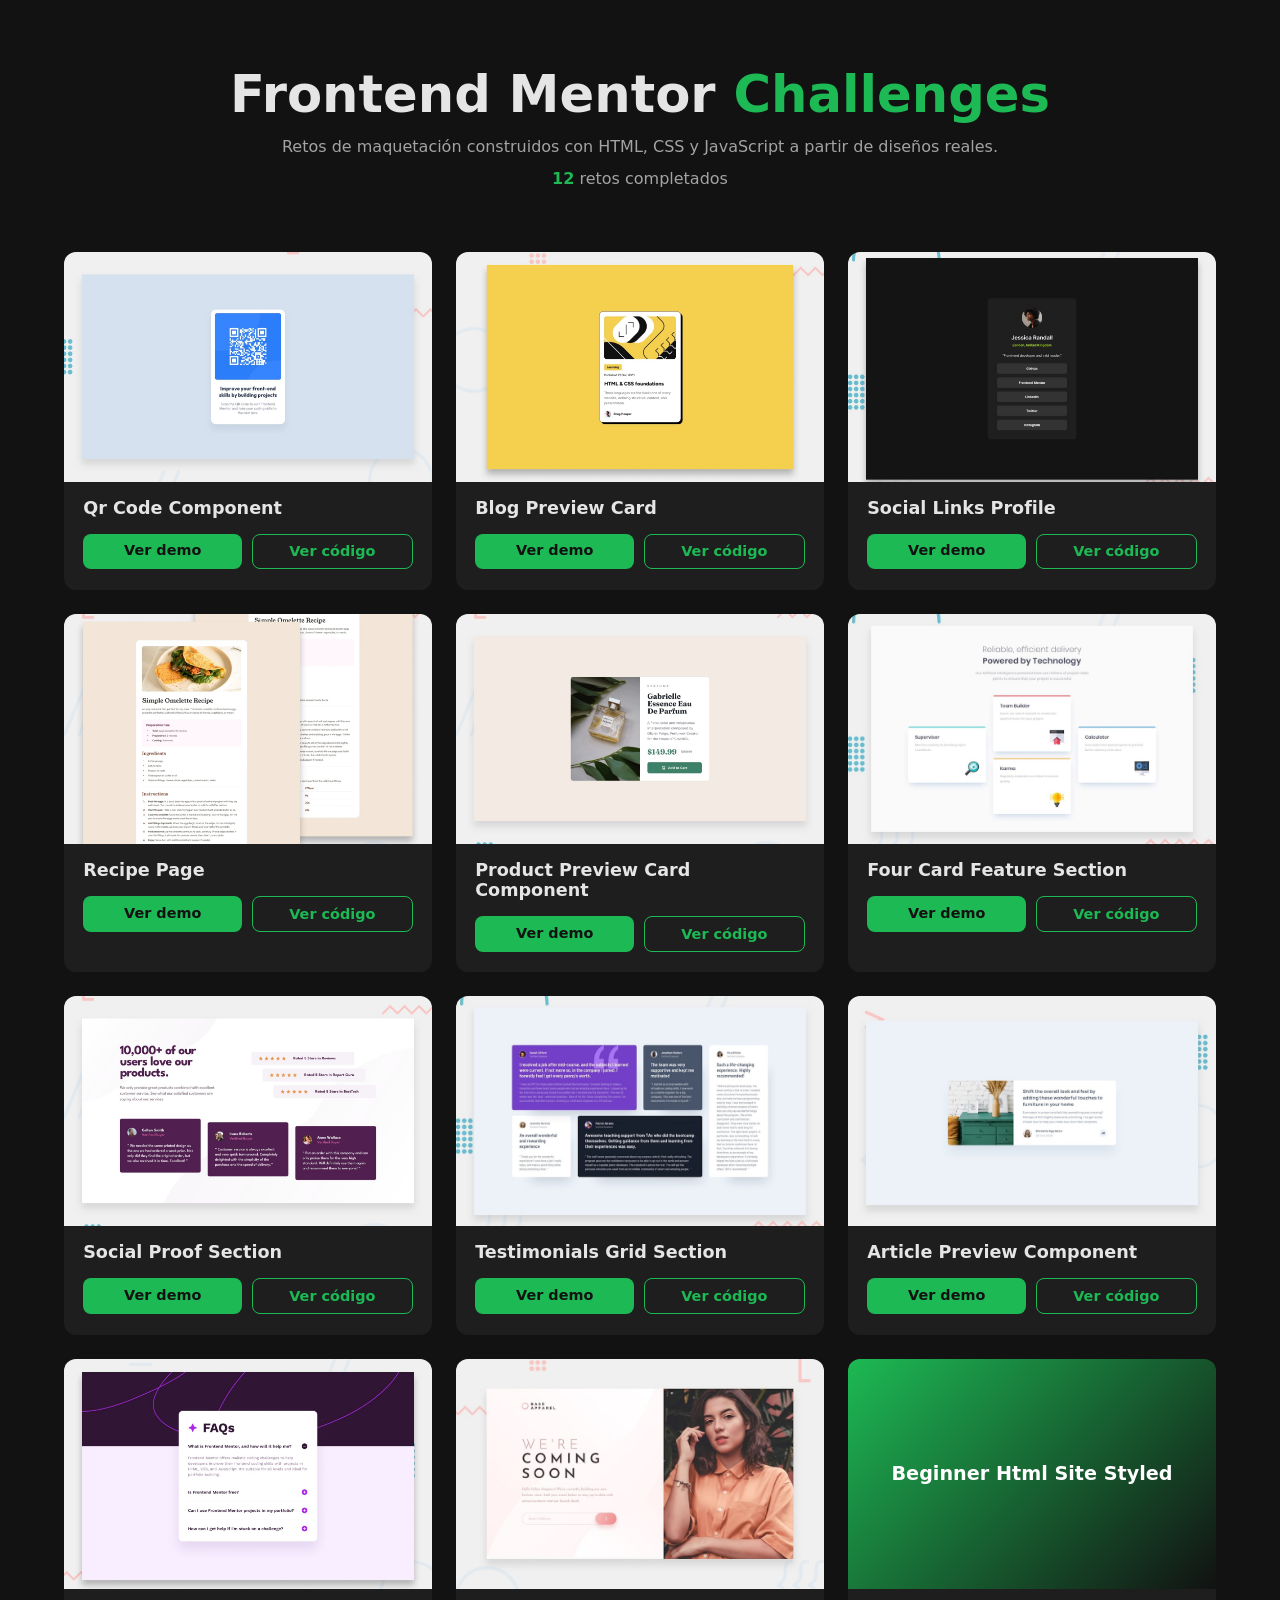
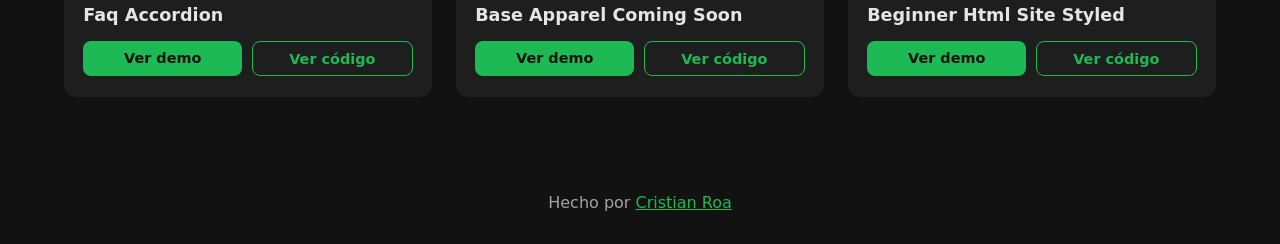
<file: index.html>
<!DOCTYPE html>
<html lang="es">
<head>
  <meta charset="UTF-8" />
  <meta name="viewport" content="width=device-width, initial-scale=1.0" />
  <title>Frontend Mentor Challenges | Cristian Roa</title>
  <link rel="stylesheet" href="gallery.css" />
</head>
<body>
  <header class="hero">
    <h1>Frontend Mentor <span>Challenges</span></h1>
    <p>Retos de maquetación construidos con HTML, CSS y JavaScript a partir de diseños reales.</p>
    <p class="contador"><span id="total">0</span> retos completados</p>
  </header>

  <main id="galeria" class="galeria"></main>

  <footer class="footer">
    Hecho por <a href="https://github.com/CristianRoa33" target="_blank">Cristian Roa</a>
  </footer>

  <script src="gallery.js"></script>
</body>
</html>
</file>
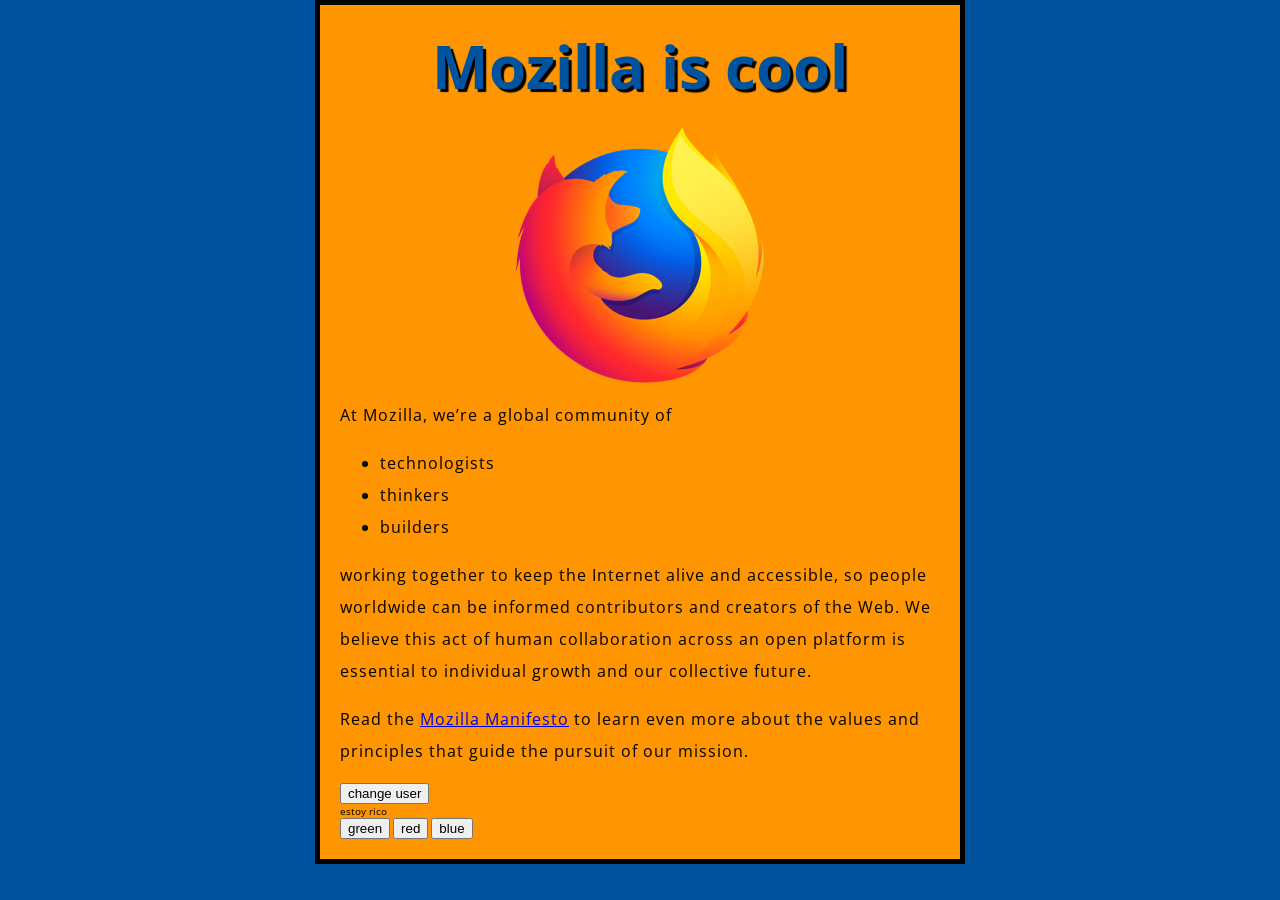
<file: beginner-html-site-styled/index.html>
<!DOCTYPE html>
<html lang="en">
  <head>
    <meta charset="utf-8">
    <title>My test page</title>
    <link href="http://fonts.googleapis.com/css?family=Open+Sans" rel="stylesheet" type="text/css">
    <link href="styles/style.css" rel="stylesheet" type="text/css">
    <script async src="scripts/main.js"></script>
  </head>
  <body>
    
    <h1>Mozilla is cool</h1>
    <img src="images/firefox-icon.png" alt="The Firefox logo: a flaming fox surrounding the Earth.">

    <p>At Mozilla, we’re a global community of</p>

    <ul> <!-- changed to list in the tutorial -->
      <li>technologists</li>
      <li>thinkers</li>
      <li>builders</li>
    </ul>

    <p>working together to keep the Internet alive and accessible, so people worldwide can be informed contributors and creators of the Web. We believe this act of human collaboration across an open platform is essential to individual growth and our collective future.</p>

    <p>Read the <a href="https://www.mozilla.org/en-US/about/manifesto/">Mozilla Manifesto</a> to learn even more about the values and principles that guide the pursuit of our mission.</p>
    <button>change user</button>
    <div id="screen" class="text">
      estoy rico 
    </div>

    <button id="green">green</button>
    <button id="red">red</button>
    <button id="blue">blue</button>
  </body>
</html>
</file>
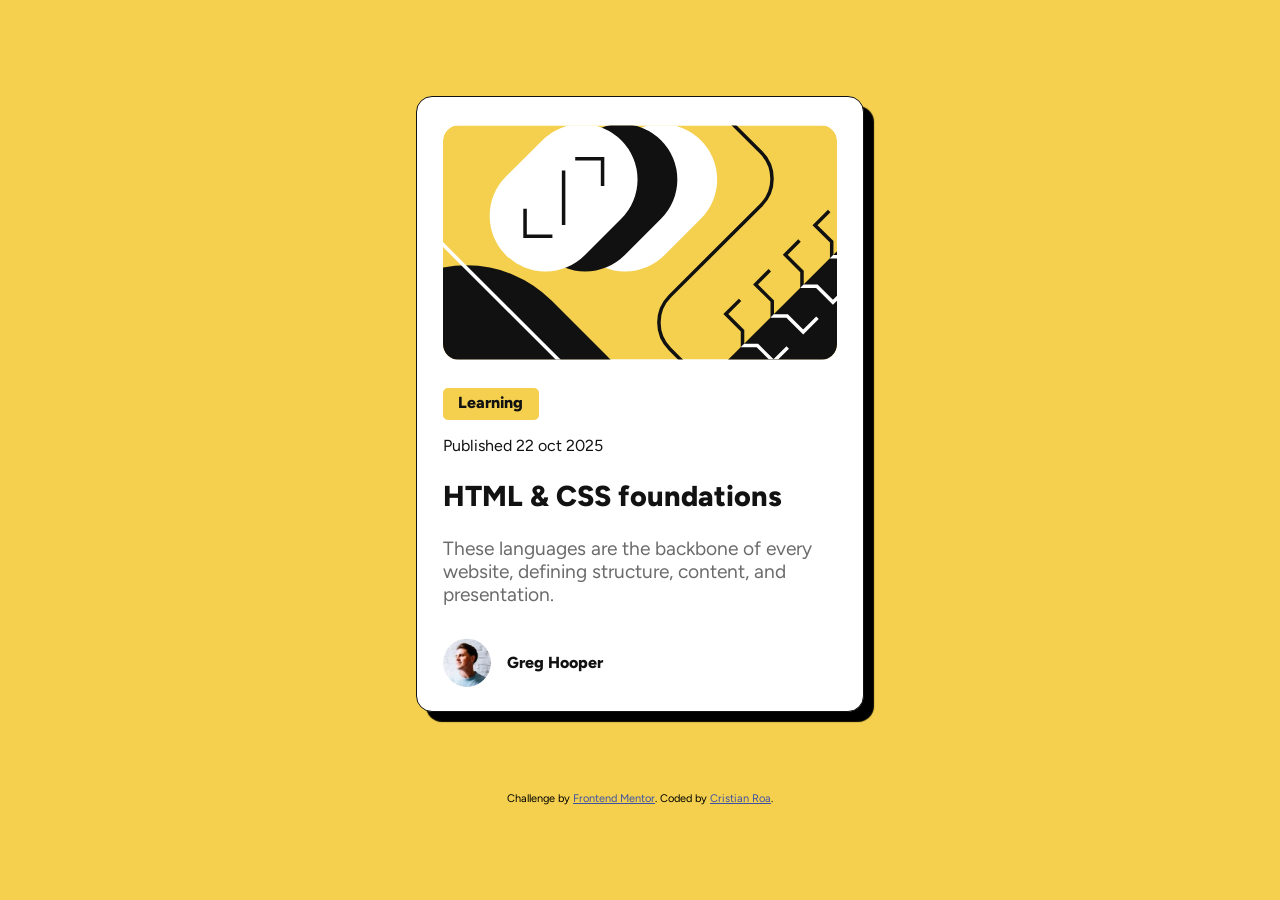
<file: blog-preview-card/index.html>
<!DOCTYPE html>
<html lang="en">
<head>
  <meta charset="UTF-8">
  <meta name="viewport" content="width=device-width, initial-scale=1.0"> <!-- displays site properly based on user's device -->

  <link rel="icon" type="image/png" sizes="32x32" href="./assets/images/favicon-32x32.png">
  <link rel="stylesheet" href="style.css">
  
  <title>Frontend Mentor | Blog preview card</title>
</head>
<body>
<div class="card-container">
  <div class="img-container"><img src="./assets/images/illustration-article.svg" alt="illustration-article"></div>
  <div class="container-content">
  <div class="container-h2"><h2>Learning</h2></div>

  <p class="text-published">Published 22 oct 2025</p>

  <h1>HTML & CSS foundations</h1>

  <p class="text-languages">These languages are the backbone of every website, defining structure, content, and presentation.</p>
  
  <div class="image-avatar" ><img src="./assets/images/image-avatar.webp" class="avatar" alt=""><p class="Greg">Greg Hooper</p></div>   
  </div>
  </div>
  <div class="attribution">
    Challenge by <a href="https://www.frontendmentor.io?ref=challenge" target="_blank">Frontend Mentor</a>. 
    Coded by <a href="#">Cristian Roa</a>.
  </div>
</body>
</html>
</file>
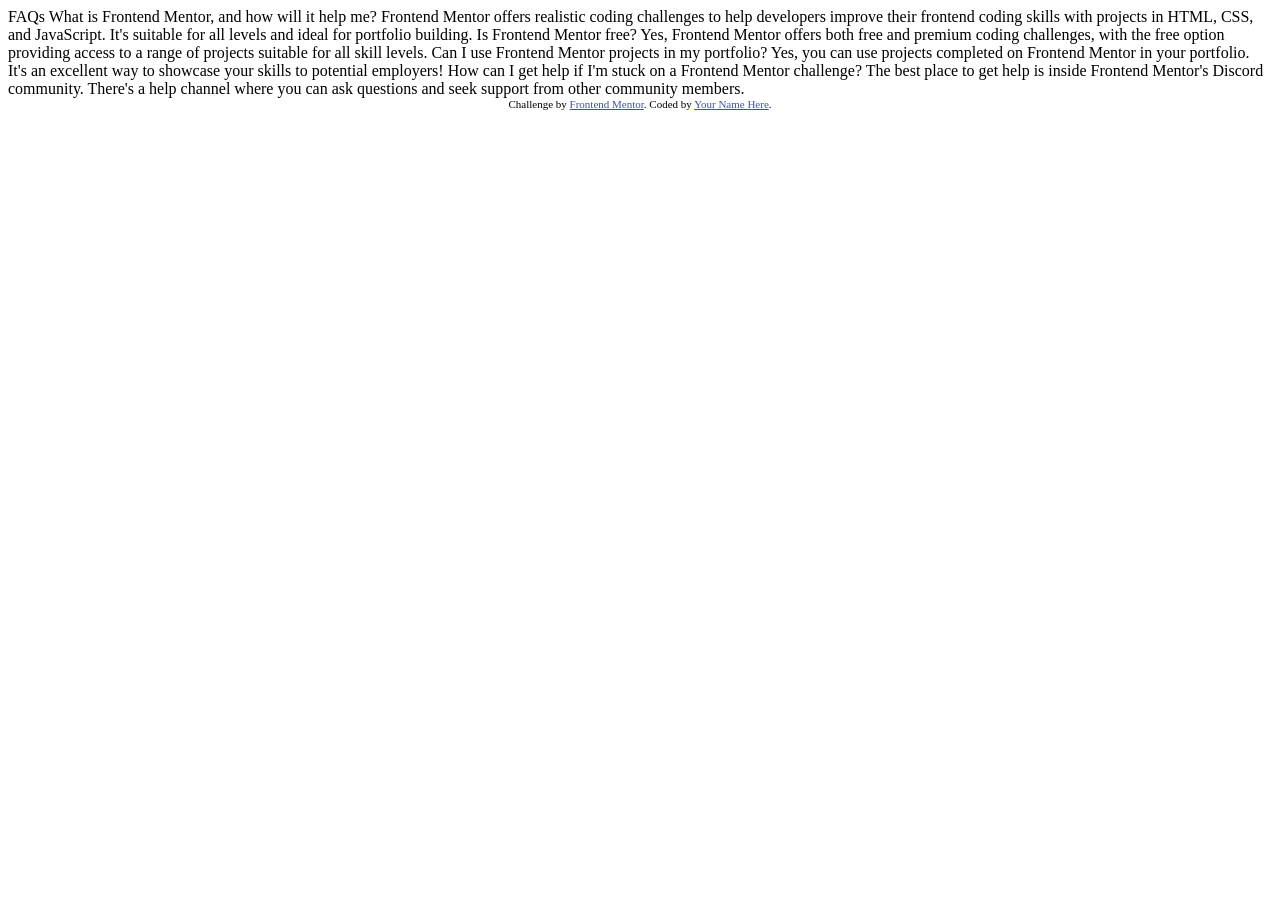
<file: faq-accordion/index.html>
<!DOCTYPE html>
<html lang="en">
<head>
  <meta charset="UTF-8">
  <meta name="viewport" content="width=device-width, initial-scale=1.0"> <!-- displays site properly based on user's device -->

  <link rel="icon" type="image/png" sizes="32x32" href="./assets/images/favicon-32x32.png">
  
  <title>Frontend Mentor | FAQ accordion</title>

  <!-- Feel free to remove these styles or customise in your own stylesheet 👍 -->
  <style>
    .attribution { font-size: 11px; text-align: center; }
    .attribution a { color: hsl(228, 45%, 44%); }
  </style>
</head>
<body>

  FAQs

  What is Frontend Mentor, and how will it help me?

  Frontend Mentor offers realistic coding challenges to help developers improve their 
  frontend coding skills with projects in HTML, CSS, and JavaScript. It's suitable for 
  all levels and ideal for portfolio building.

  Is Frontend Mentor free?

  Yes, Frontend Mentor offers both free and premium coding challenges, with the free 
  option providing access to a range of projects suitable for all skill levels.

  Can I use Frontend Mentor projects in my portfolio?

  Yes, you can use projects completed on Frontend Mentor in your portfolio. It's an excellent
  way to showcase your skills to potential employers!

  How can I get help if I'm stuck on a Frontend Mentor challenge?
  
  The best place to get help is inside Frontend Mentor's Discord community. There's a help 
  channel where you can ask questions and seek support from other community members.

  
  <div class="attribution">
    Challenge by <a href="https://www.frontendmentor.io?ref=challenge" target="_blank">Frontend Mentor</a>. 
    Coded by <a href="#">Your Name Here</a>.
  </div>
</body>
</html>
</file>
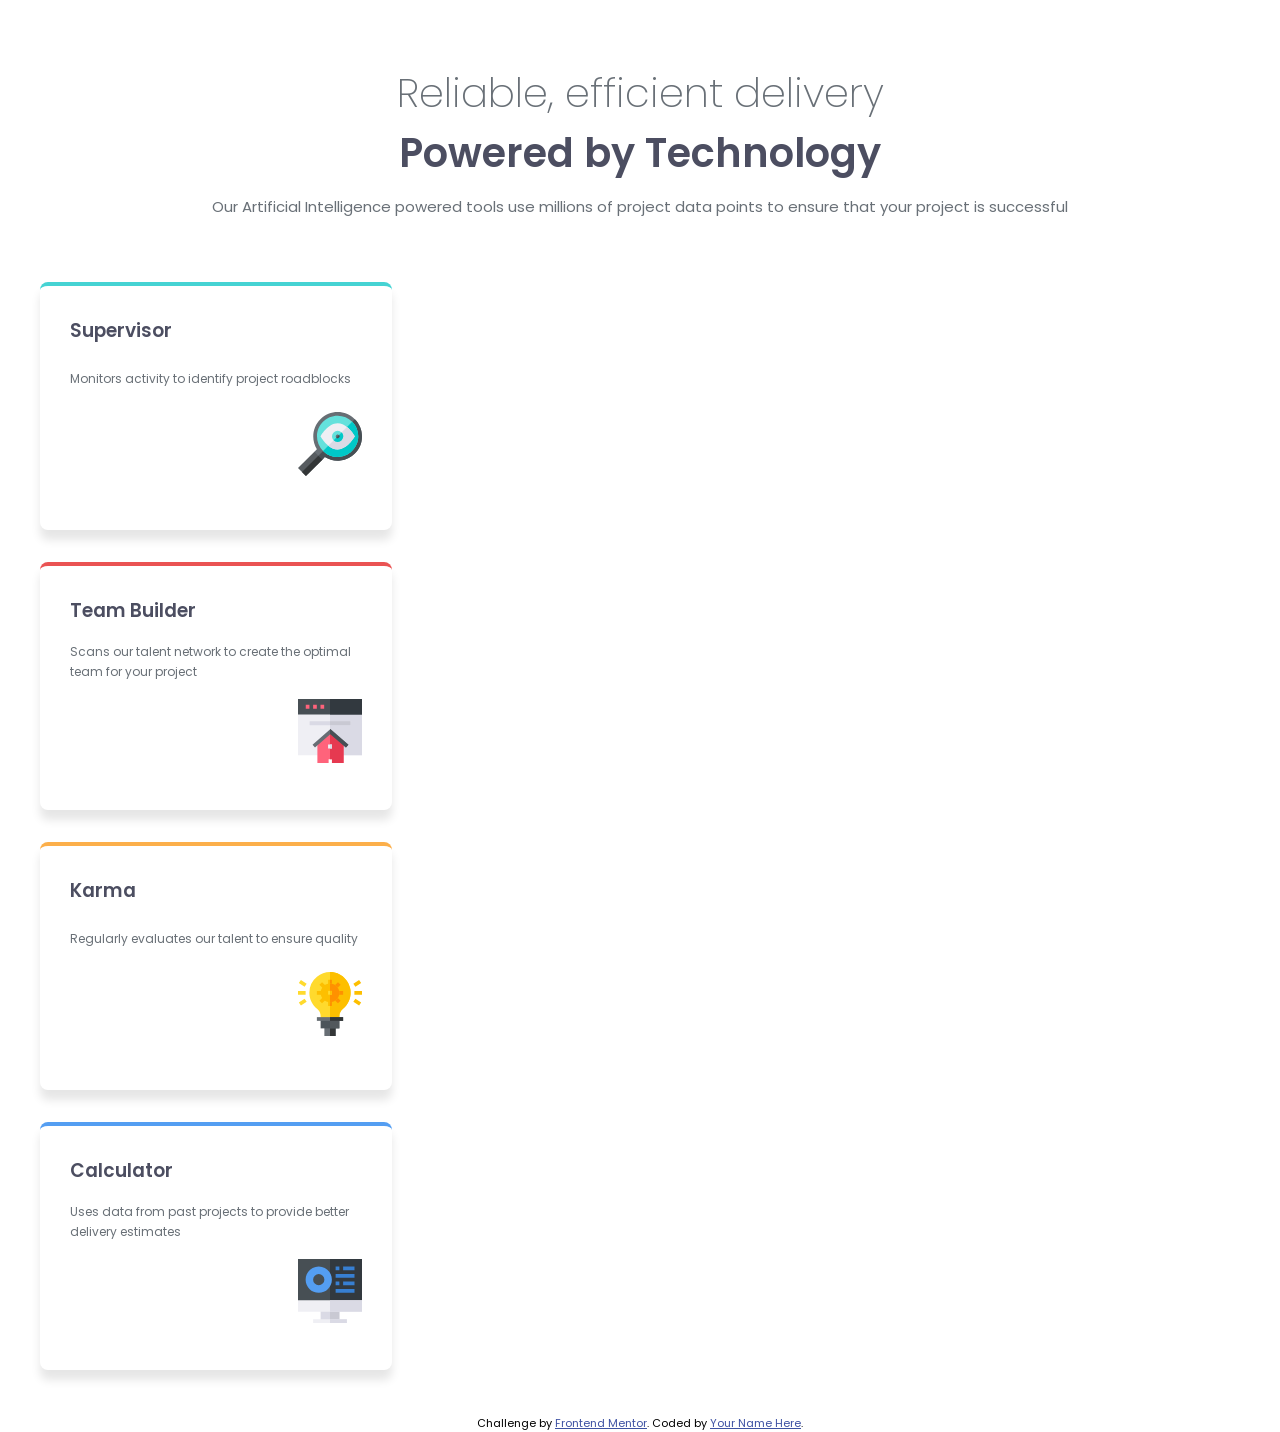
<file: four-card-feature-section/index.html>
<!DOCTYPE html>
<html lang="en">
<head>
  <meta charset="UTF-8">
  <meta name="viewport" content="width=device-width, initial-scale=1.0"> <!-- displays site properly based on user's device -->

  <link rel="icon" type="image/png" sizes="32x32" href="./images/favicon-32x32.png">
  <link rel="stylesheet" href="style.css">
  
  <title>Frontend Mentor | Four card feature section</title>

</head>
<body>
  
    <header>
        <h2>
          Reliable, efficient delivery
        </h2>
        <h1>
          Powered by Technology
        </h1>
        <p>
          Our Artificial Intelligence powered tools use millions of project data points
          to ensure that your project is successful
        </p>
      </header>
    <main>
        <article class="card supervisor">
          <h3>
            Supervisor
          </h3>
          <p>
            Monitors activity to identify project roadblocks
          </p>
          <img src="images/icon-supervisor.svg" class="imagen" alt="Supervisor">
        </article>
        <article class="card team">
          <h3>
            Team Builder
          </h3>
          <p>
            Scans our talent network to create the optimal team for your project
          </p>
          <img src="images/icon-team-builder.svg" class="imagen" alt="team">
        </article>

        <article class="card karma">
          <h3>
            Karma
          </h3>
          <p>
            Regularly evaluates our talent to ensure quality
          </p>
          <img src="images/icon-karma.svg" class="imagen" alt="karma">
        </article>

        <article class="card calculator">
          <h3>
            Calculator
          </h3>
          <p>
            Uses data from past projects to provide better delivery estimates
          </p>
          <img src="images/icon-calculator.svg" class="imagen" alt="Calculator">
        </article>
    </main>

  <footer>
    <p class="attribution">
      Challenge by <a href="https://www.frontendmentor.io?ref=challenge" target="_blank">Frontend Mentor</a>. 
      Coded by <a href="#">Your Name Here</a>.
    </p>
  </footer>
  
</body>
</html>
</file>
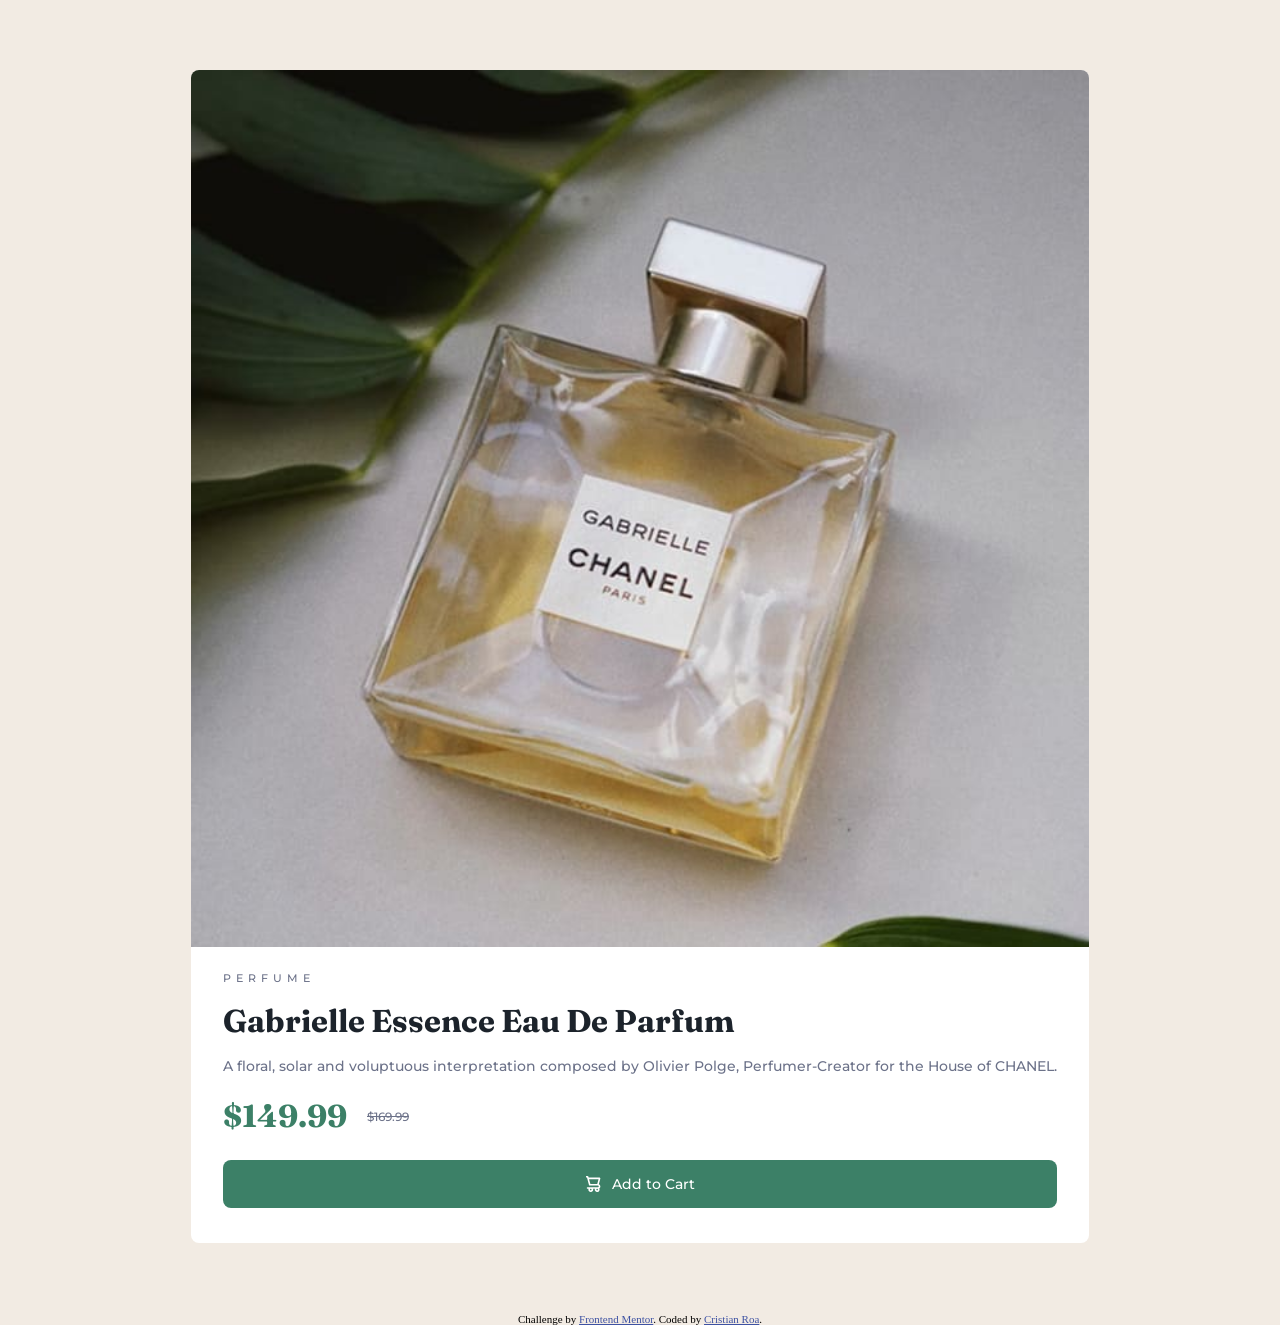
<file: product-preview-card-component/index.html>
<!DOCTYPE html>
<html lang="en">
<head>
  <meta charset="UTF-8">
  <meta name="viewport" content="width=device-width, initial-scale=1.0"> <!-- displays site properly based on user's device -->

  <link rel="icon" type="image/png" sizes="32x32" href="./images/favicon-32x32.png">
  <link rel="stylesheet" href="style.css">
  
  <title>Frontend Mentor | Product preview card component</title>
</head>
<body>
  <div class="card">  
      <img src="images/image-product-mobile.jpg" class="mobile"  alt="image-product-mobile">
      <img src="images/image-product-desktop.jpg" class="desktop" alt="image-product-desktop">
    <div class="container">
      <h2>
        Perfume
      </h2>
      
      <h1>
        Gabrielle Essence Eau De Parfum
      </h1>
      <p>
        A floral, solar and voluptuous interpretation composed by Olivier Polge,
        Perfumer-Creator for the House of CHANEL.
      </p>
      
      <div class="price">
        <p>
          $149.99
        </p>
        <del>
          $169.99
        </del>
      </div>
      <button><img src="images/icon-cart.svg" alt="icon-cart"><span>Add to Cart</span></button>  
    </div>
  
  </div>

  <div class="attribution">
    Challenge by <a href="https://www.frontendmentor.io?ref=challenge" target="_blank">Frontend Mentor</a>. 
    Coded by <a href="#">Cristian Roa</a>.
  </div>
</body>
</html>
</file>
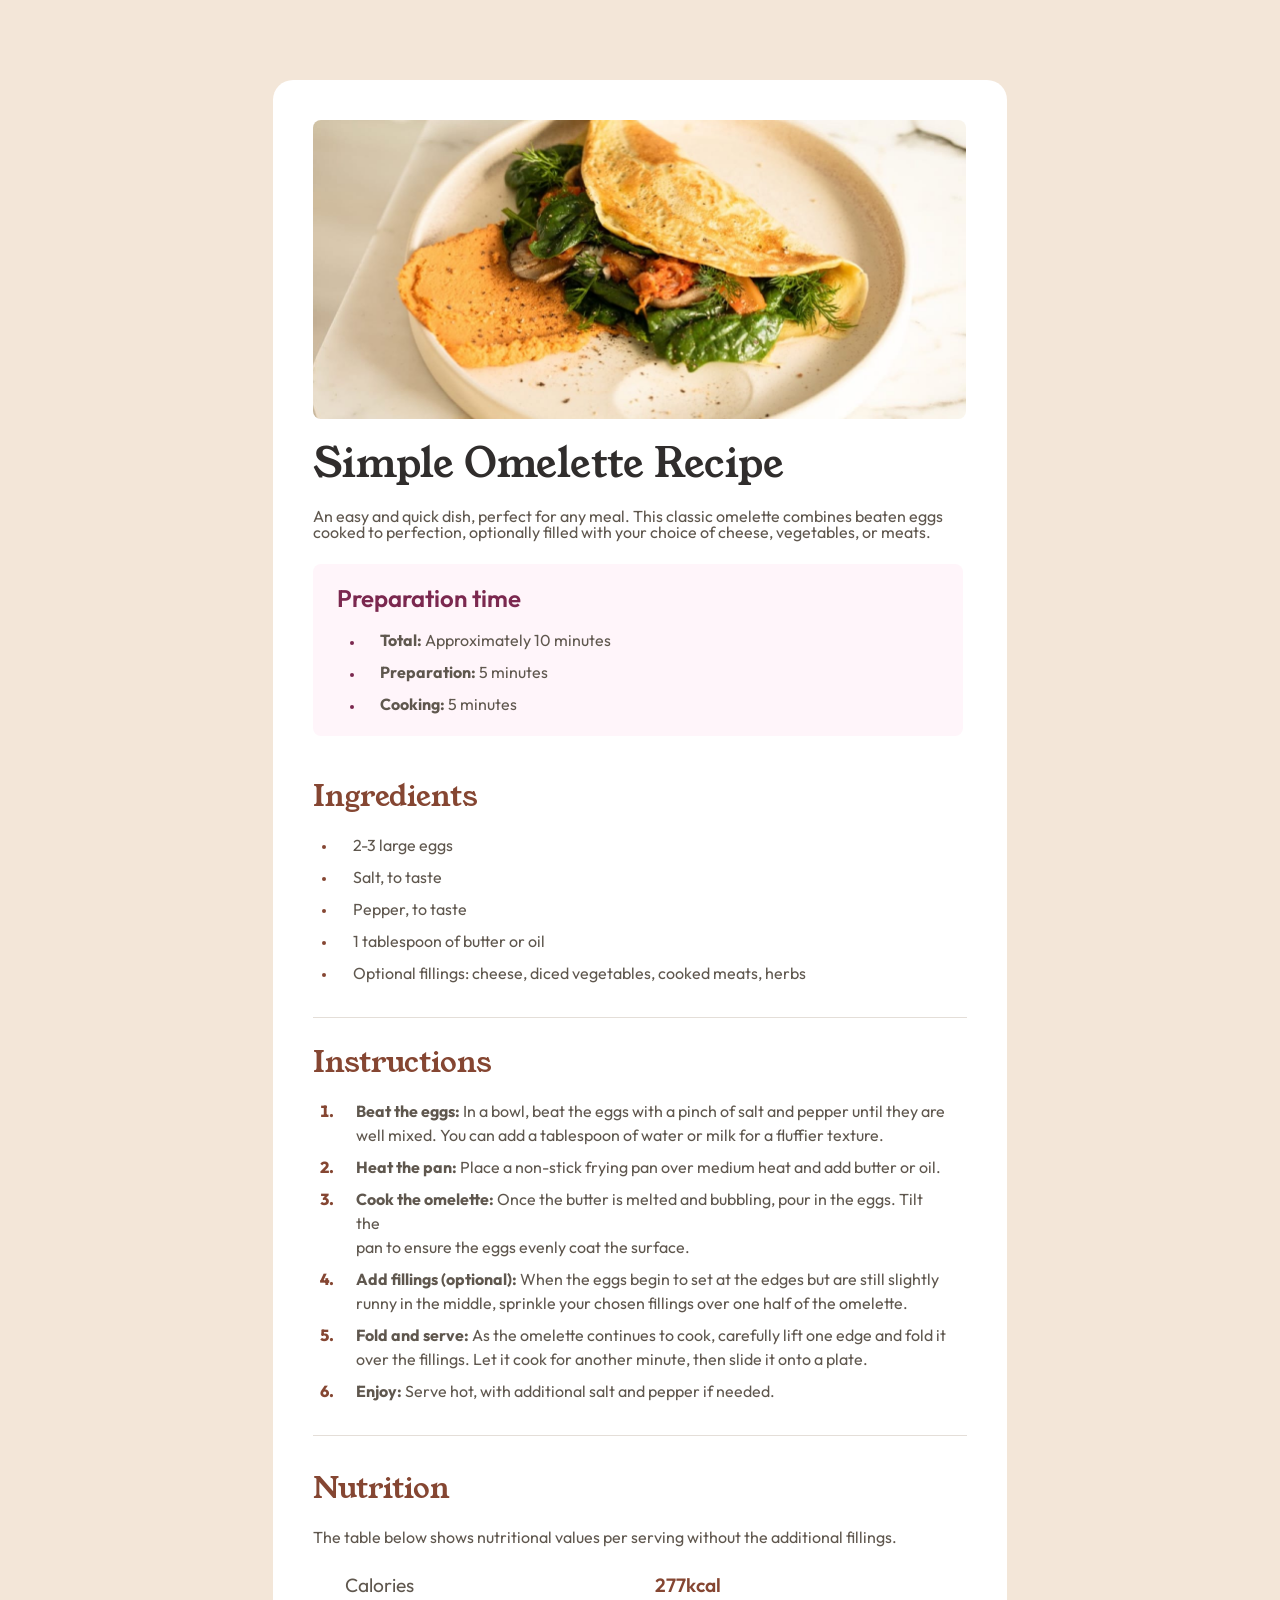
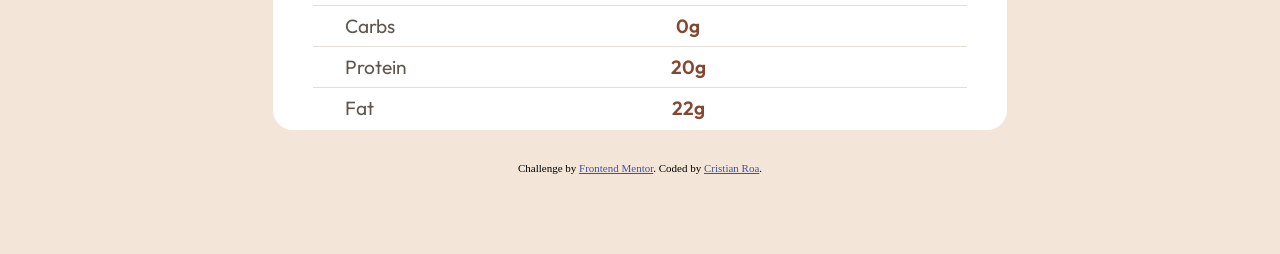
<file: recipe-page/index.html>
<!DOCTYPE html>
<html lang="es">
<head>
  <meta charset="UTF-8">
  <meta name="viewport" content="width=device-width, initial-scale=1.0"> <!-- displays site properly based on user's device -->

  <link rel="icon" type="image/png" sizes="32x32" href="./assets/images/favicon-32x32.png">
  <link rel="stylesheet" href="./style.css">
  
  <title>Frontend Mentor | Recipe page</title>
</head>
<body>

  <article>
    <section class="card-conteiner">
      <img src="./assets/images/image-omelette.jpeg" alt="image-omelette">
      <h1>
        Simple Omelette Recipe
      </h1>
      <p>
        An easy and quick dish, perfect for any meal. This classic omelette combines beaten eggs 
        cooked to perfection, optionally filled with your choice of cheese, vegetables, or meats.
      </p>
    </section>

    <section class="prep-time">
      <h2>
        Preparation time
      </h2>
      <ul>
        <li>
          <strong>
            Total:
          </strong>
          Approximately 10 minutes
        </li>
        <li>
          <strong>
            Preparation:
          </strong>
          5 minutes
        </li>
        <li>
          <strong>
            Cooking:
          </strong>
          5 minutes
        </li>
      </ul>
    </section>

    <section class="ingredients">
      <h2>
        Ingredients
      </h2>
      <ul>
        <li>
          2-3 large eggs
        </li>
        <li>
          Salt, to taste
        </li>
        <li>
          Pepper, to taste
        </li>
        <li>
          1 tablespoon of butter or oil
        </li>
        <li>
          Optional fillings: cheese, diced vegetables, cooked meats, herbs
        </li>
      </ul>
    </section>

    <section class="instructions">
      <h2>
        Instructions
      </h2>
      <ol>
        <li>
          <b>
            Beat the eggs:
          </b>
          In a bowl, beat the eggs with a pinch of salt and pepper until they are <br> well mixed. 
          You can add a tablespoon of water or milk for a fluffier texture.
        </li>
        <li>
          <b>
            Heat the pan:
          </b>
          Place a non-stick frying pan over medium heat and add butter or oil.
        </li>
        <li>
          <b>
            Cook the omelette:
          </b>
          Once the butter is melted and bubbling, pour in the eggs. Tilt the <br> pan to ensure 
          the eggs evenly coat the surface.
        </li>
        <li>
          <b>
            Add fillings (optional):
          </b>
          When the eggs begin to set at the edges but are still slightly <br> runny in the
          middle, sprinkle your chosen fillings over one half of the omelette.
        </li>
        <li>
          <b>Fold and serve:</b>
          As the omelette continues to cook, carefully lift one edge and fold it <br>over the
          fillings. Let it cook for another minute, then slide it onto a plate.
        </li>
        <li>
          <b>
            Enjoy:
          </b>
          Serve hot, with additional salt and pepper if needed.
        </li>
      </ol> 
    </section>

    <section class="nutrition">
      <h2>
        Nutrition
      </h2>
      <p>
        The table below shows nutritional values per serving without the additional fillings.
      </p>
      <div class="nutrition-sidebar">
        <div class="nutrition-item">
          <span class="label">
            Calories
          </span>
          <span class="value">
            277kcal
          </span>
        </div>
        <div class="nutrition-item">
          <span class="label">
            Carbs
          </span>
          <span class="value">
            0g
          </span>
        </div>
        <div class="nutrition-item">
          <span class="label">
            Protein
          </span>
          <span class="value">
            20g
          </span>
        </div>
        <div class="nutrition-item">
          <span class="label">
            Fat
          </span>
          <span class="value">
            22g
          </span>
        </div>
      </div>
    </section>
  </article>

  <div class="attribution">
    Challenge by <a href="https://www.frontendmentor.io?ref=challenge" target="_blank">Frontend Mentor</a>. 
    Coded by <a href="#">Cristian Roa</a>.
  </div>
</body>
</html>
</file>
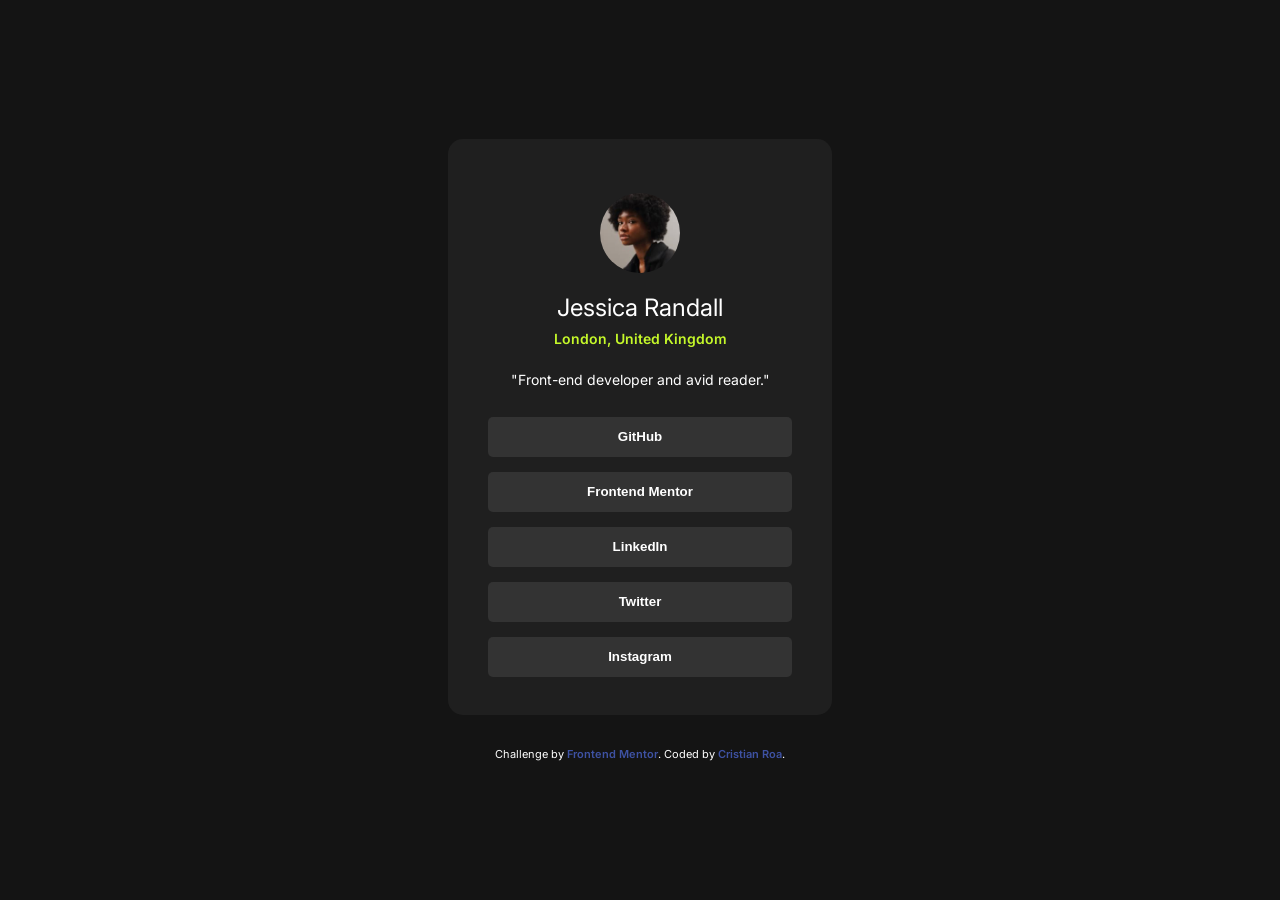
<file: social-links-profile/index.html>
<!DOCTYPE html>
<html lang="en">
<head>
  <meta charset="UTF-8">
  <meta name="viewport" content="width=device-width, initial-scale=1.0"> <!-- displays site properly based on user's device -->

  <link rel="icon" type="image/png" sizes="32x32" href="./assets/images/favicon-32x32.png">
  <link rel="stylesheet" href="style.css">
  
  <title>Frontend Mentor | Social links profile</title>

</head>
<body>
  <div class="card_container">
    <img src="./assets/images/avatar-jessica.jpeg" alt="avatar-jessica">
    <h1>
      Jessica Randall
    </h1>
    <h2>
      London, United Kingdom
    </h2>
    <p>
      "Front-end developer and avid reader."
    </p>
      <div class="buttons_container">
        <button>
          <a href="https://github.com/CristianRoa33">
            GitHub
          </a></button>  
        <button>
          <a href="https://www.frontendmentor.io/profile/CristianRoa33">
            Frontend Mentor
          </a>
        </button> 
        <button>
          <a href="https://www.linkedin.com/in/cristian-roa-bab303312/">
            LinkedIn
          </a>
        </button> 
        <button>
          <a href="https://x.com/?lang=es">
            Twitter
          </a>
        </button> 
        <button>
          <a href="https://www.instagram.com/">
            Instagram
          </a>
        </button>
      </div>
  </div>  
  <div class="attribution">
    Challenge by <a href="https://www.frontendmentor.io?ref=challenge" target="_blank">Frontend Mentor</a>. 
    Coded by <a href="#">Cristian Roa</a>.
  </div>
</body>
</html>
</file>
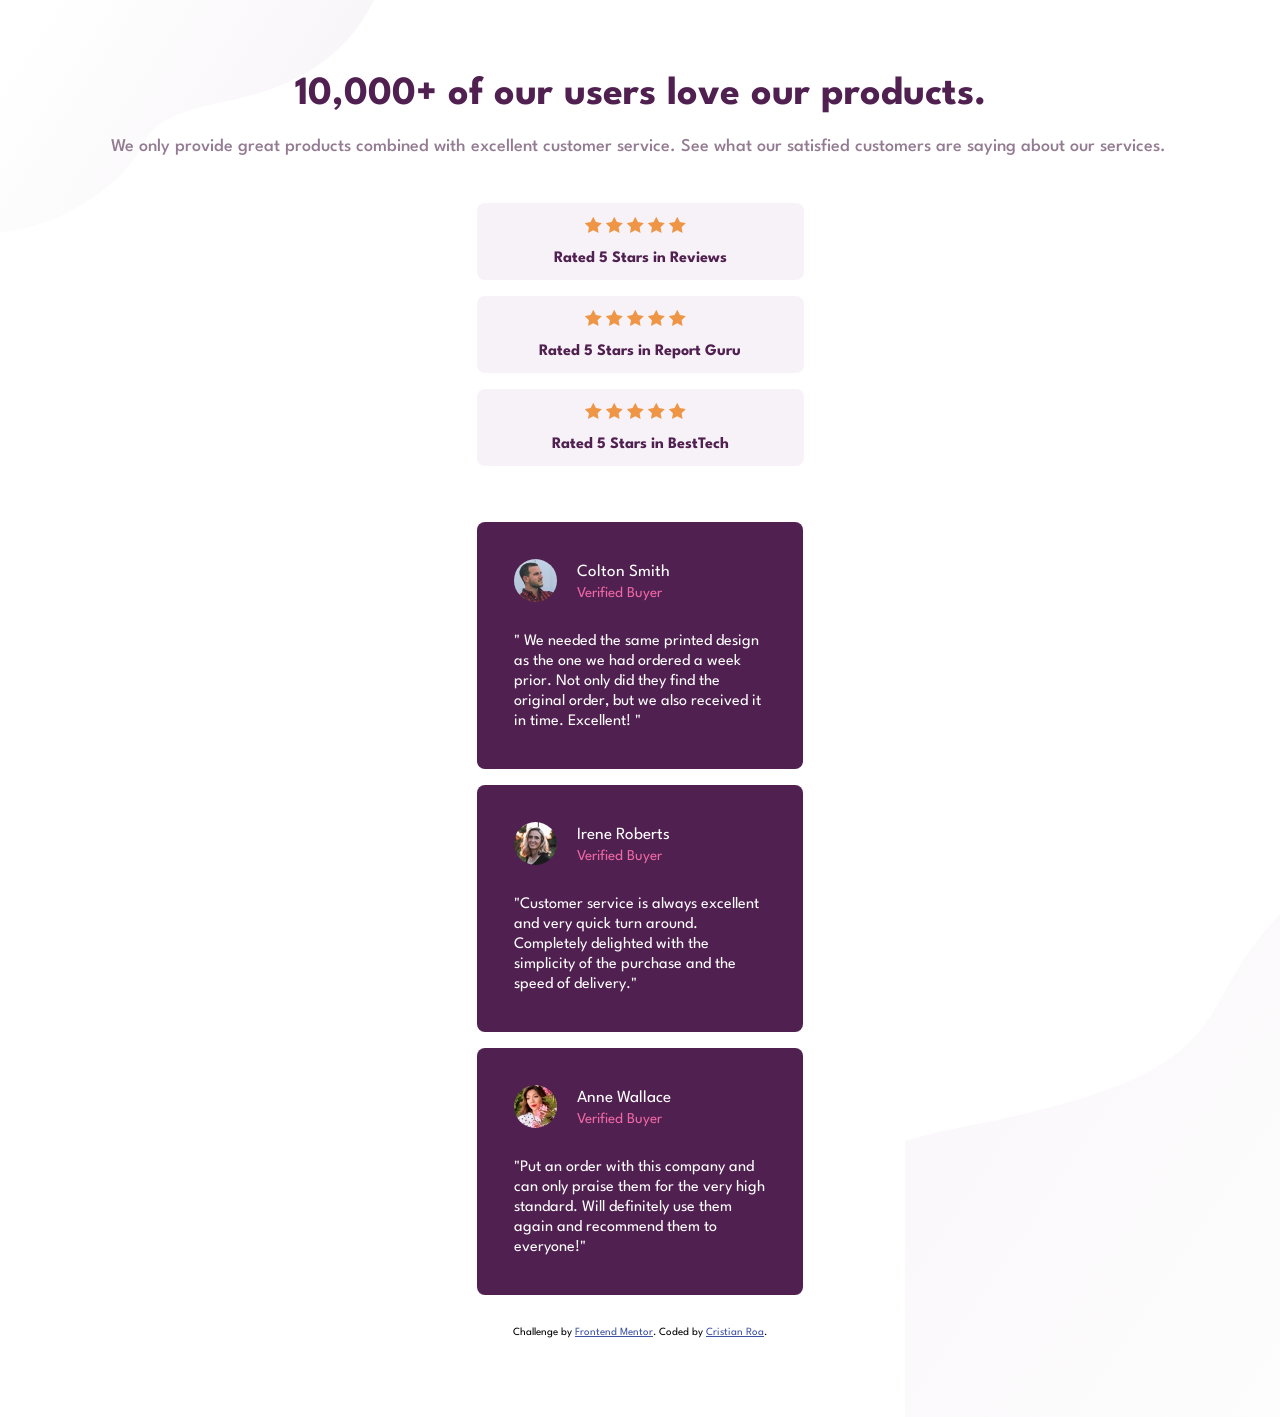
<file: social-proof-section/index.html>
<!DOCTYPE html>
<html lang="en">
  <head>
    <meta charset="UTF-8" />
    <meta name="viewport" content="width=device-width, initial-scale=1.0" />
    <!-- displays site properly based on user's device -->

    <link
      rel="icon"
      type="image/png"
      sizes="32x32"
      href="./images/favicon-32x32.png"
    />
    <link rel="stylesheet" href="style.css" />
    <title>Frontend Mentor | Social proof section</title>
  </head>
  <body>
    <div class="container">
      <header>
        <h1>
          10,000+ of our users love our products.
        </h1>
        <p>
          We only provide great products combined with excellent customer service.
        See what our satisfied customers are saying about our services.
        </p>
      </header>
      
      <div class="container-block">
        <div class="block block-1">
          <div class="fivestars">
            <img src="images/icon-star.svg"  alt="Stars-1"/>
            <img src="images/icon-star.svg"  alt="Stars-2"/>
            <img src="images/icon-star.svg"  alt="Stars-3"/>
            <img src="images/icon-star.svg"  alt="Stars-4"/>
            <img src="images/icon-star.svg"  alt="Stars-5"/>
          </div>
          <h4>
            Rated 5 Stars in Reviews
          </h4>
        </div>
        <div class="block block-2">
          <div class="fivestars">
            <img src="images/icon-star.svg"  alt="Stars-1"/>
            <img src="images/icon-star.svg"  alt="Stars-2"/>
            <img src="images/icon-star.svg"  alt="Stars-3"/>
            <img src="images/icon-star.svg"  alt="Stars-4"/>
            <img src="images/icon-star.svg"  alt="Stars-5"/>
          </div>
          <h4>
            Rated 5 Stars in Report Guru
          </h4>
        </div>
        <div class="block block-3">
          <div class="fivestars">
            <img src="images/icon-star.svg"  alt="Stars-1"/>
            <img src="images/icon-star.svg"  alt="Stars-2"/>
            <img src="images/icon-star.svg"  alt="Stars-3"/>
            <img src="images/icon-star.svg"  alt="Stars-4"/>
            <img src="images/icon-star.svg"  alt="Stars-5"/>
          </div>
          <h4>
            Rated 5 Stars in BestTech
          </h4>
        </div>
      </div>
      
      <div class="container-cards">
        <div class="cards card-1">
          <img src="images/image-colton.jpg" alt="Colton">
          <b class="name">
            Colton Smith
          </b>
          <span class="status">
            Verified Buyer
          </span>
          <p>
          " We needed the same printed design as the one we had ordered a week prior.
          Not only did they find the original order, but we also received it in time. Excellent! "
          </p>
        </div>
        <div class="cards card-2">
          <img src="images/image-irene.jpg" alt="Irene">
          <b class="name">
            Irene Roberts
          </b>
          <span class="status">
            Verified Buyer
          </span>
          <p>
          "Customer service is always excellent and very quick turn around. Completely
          delighted with the simplicity of the purchase and the speed of delivery."
          </p>
        </div>
        <div class="cards card-3">
          <img src="images/image-anne.jpg" alt="Anne">
          <b class="name">
            Anne Wallace
          </b>
          <span class="status">
            Verified Buyer
          </span>
          <p>
          "Put an order with this company and can only praise them for the very high
          standard. Will definitely use them again and recommend them to everyone!"
          </p>
        </div>
      </div>
      <footer class="footer">
        <div class="attribution">
          Challenge by
          <a href="https://www.frontendmentor.io?ref=challenge" target="_blank"
            >Frontend Mentor</a
          >. Coded by <a href="#">Cristian Roa</a>.
        </div>
      </footer>
    </div>
  </body>
</html>
</file>
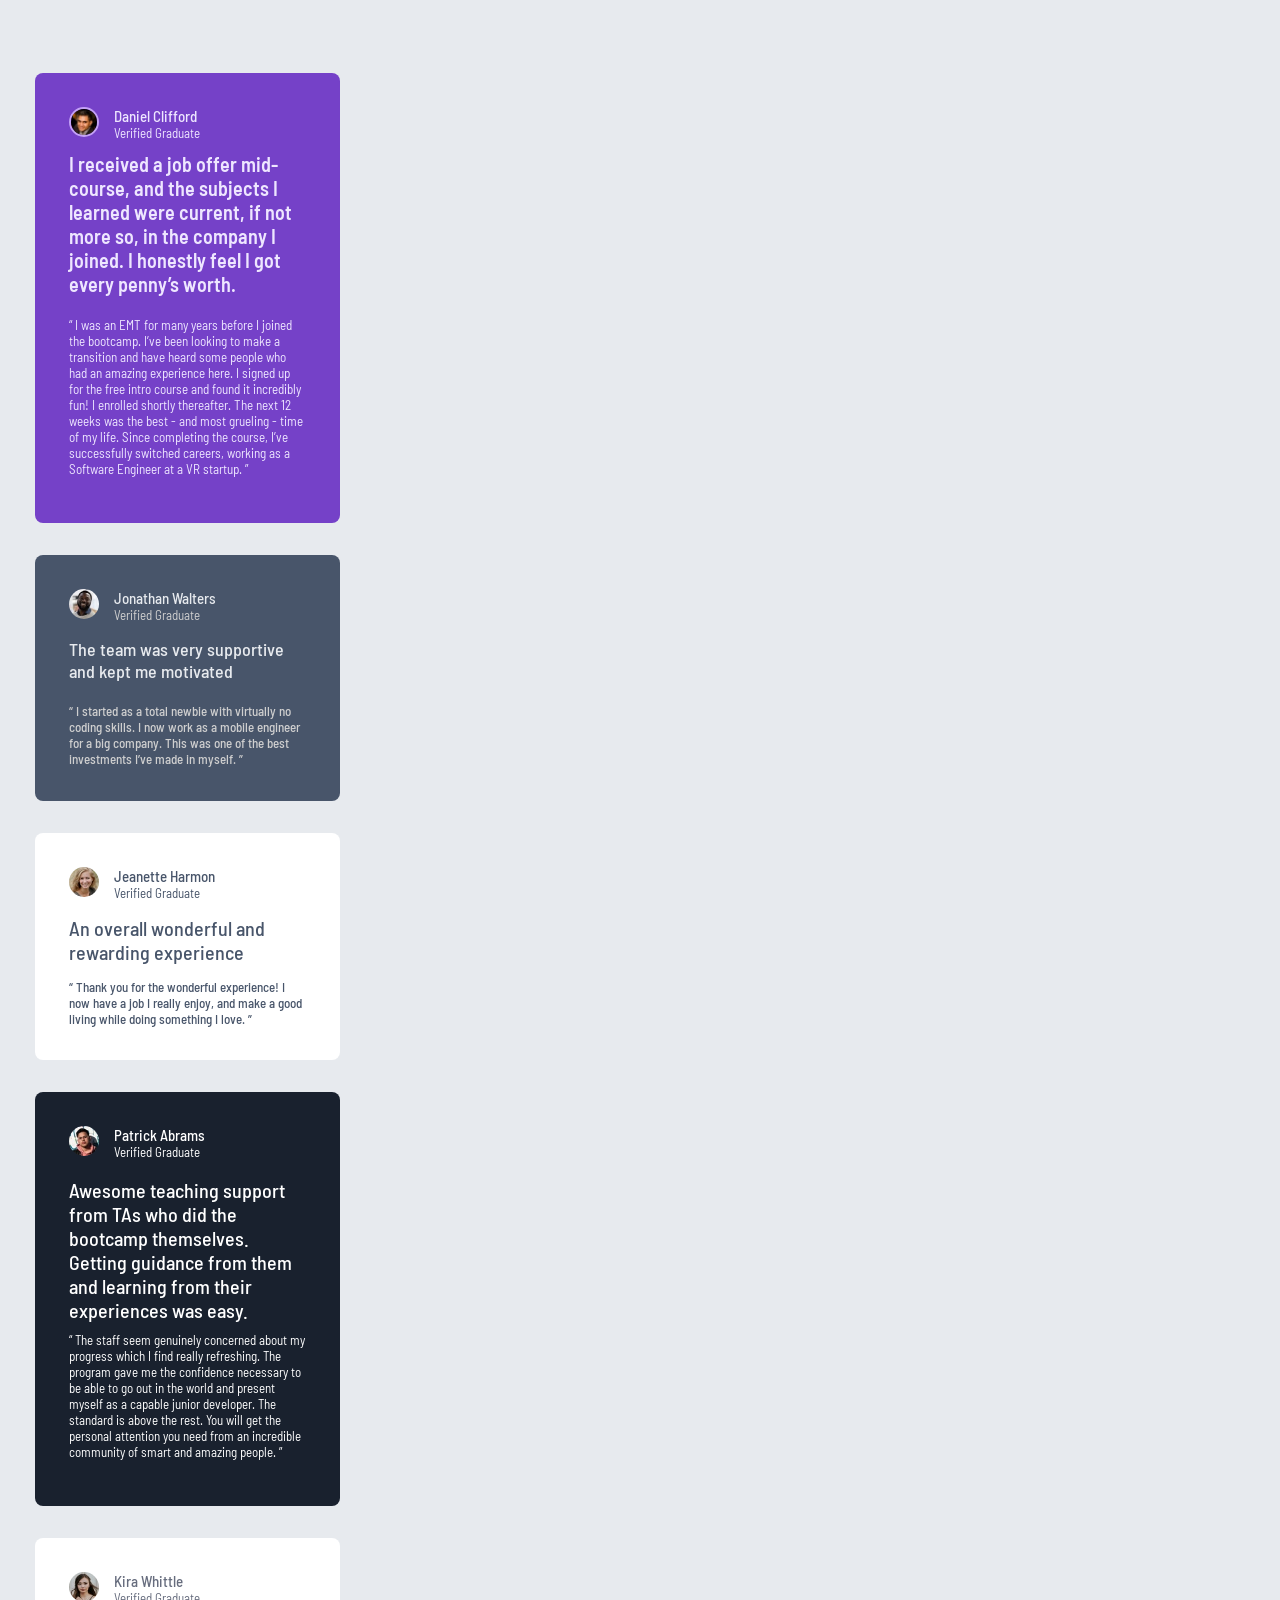
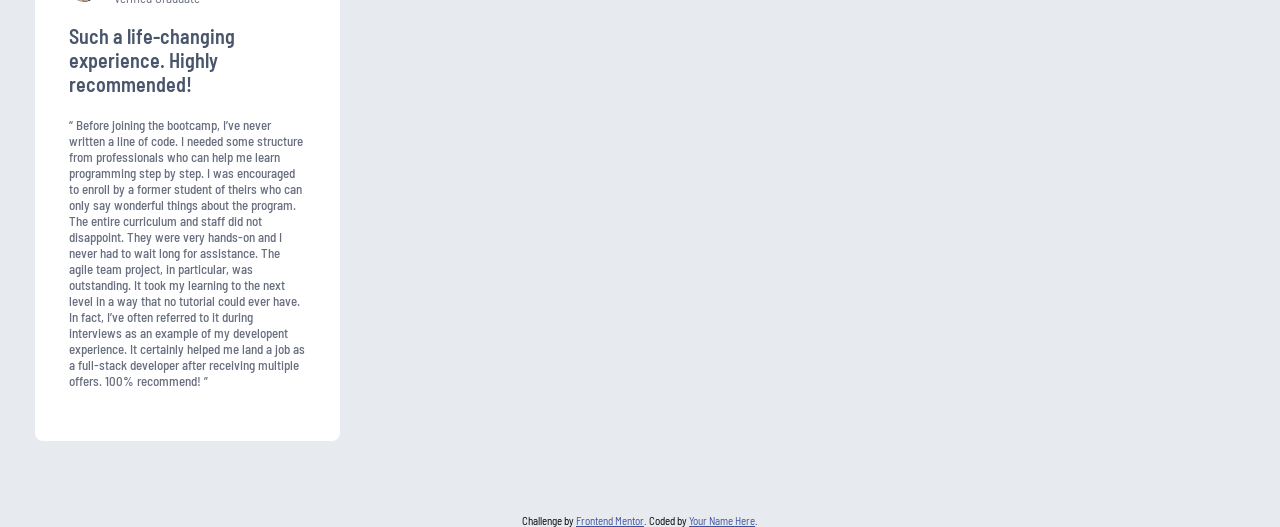
<file: testimonials-grid-section/index.html>
<!DOCTYPE html>
<html lang="en">
<head>
  <meta charset="UTF-8">
  <meta name="viewport" content="width=device-width, initial-scale=1.0"> <!-- displays site properly based on user's device -->

  <link rel="icon" type="image/png" sizes="32x32" href="./images/favicon-32x32.png">
  <link rel="stylesheet" href="style.css">
  
  <title>Frontend Mentor | [Challenge Name Here]</title>

</head>
<body>
  <main>
    <article class="Clifford">
      <header> 
        <img src="images/image-daniel.jpg" class="avatar Daniel" alt="Daniel">
        <div class="information">
          <H2 class="name">Daniel Clifford</H2>
          <h3 class="status">Verified Graduate</h3>
        </div>
      </header>
      <h1>I received a job offer mid-course, and the subjects I learned were current, if not more so,
      in the company I joined. I honestly feel I got every penny’s worth.</h1>
      <p>“ I was an EMT for many years before I joined the bootcamp. I’ve been looking to make a
      transition and have heard some people who had an amazing experience here. I signed up
      for the free intro course and found it incredibly fun! I enrolled shortly thereafter.
      The next 12 weeks was the best - and most grueling - time of my life. Since completing
      the course, I’ve successfully switched careers, working as a Software Engineer at a VR startup. ”</p>
    </article>

    <article class="card Walters">
      <header>
        <img src="images/image-jonathan.jpg" class="avatar Jonathan" alt="Jonathan">
        <div class="information">
          <h2 class="name">Jonathan Walters</h2>
          <h3 class="status">Verified Graduate</h3>
        </div>
      </header>
      <h1>The team was very supportive and kept me motivated</h1>
      <p>“ I started as a total newbie with virtually no coding skills. I now work as a mobile engineer
      for a big company. This was one of the best investments I’ve made in myself. ”</p>
    </article>

    <article class="card Harmon">
      <header>
        <img src="images/image-jeanette.jpg"  class="avatar" alt="Jeanette">
        <div class="information">
          <h2 class="name">Jeanette Harmon</h2>
          <h3 class="status">Verified Graduate</h3>
        </div>
      </header>
      <h1>An overall wonderful and rewarding experience</h1>
      <p>“ Thank you for the wonderful experience! I now have a job I really enjoy, and make a good living
      while doing something I love. ”</p>
    </article>

    <article class="card Abrams">
      <header>
        <img src="images/image-patrick.jpg" class="avatar Patrick" alt="Patrick">
        <div class="information">
          <h2 class="name">Patrick Abrams</h2>
          <h3 class="status">Verified Graduate</h3>
        </div>
      </header>
      <h1>Awesome teaching support from TAs who did the bootcamp themselves. Getting guidance from them and
      learning from their experiences was easy.</h1>
      <p>“ The staff seem genuinely concerned about my progress which I find really refreshing. The program
      gave me the confidence necessary to be able to go out in the world and present myself as a capable
      junior developer. The standard is above the rest. You will get the personal attention you need from
      an incredible community of smart and amazing people. ”</p>
    </article>

    <article class="Whittle">
      <header>
        <img src="images/image-kira.jpg"  class="avatar" alt="Kira">
        <div class="information">
          <h2 class="name">Kira Whittle</h2>
          <h3 class="status">Verified Graduate</h3>
        </div>
      </header>
      <h1>Such a life-changing experience. Highly recommended!</h1>
      <p>“ Before joining the bootcamp, I’ve never written a line of code. I needed some structure from
      professionals who can help me learn programming step by step. I was encouraged to enroll by a former
      student of theirs who can only say wonderful things about the program. The entire curriculum and staff
      did not disappoint. They were very hands-on and I never had to wait long for assistance. The agile team
      project, in particular, was outstanding. It took my learning to the next level in a way that no tutorial
      could ever have. In fact, I’ve often referred to it during interviews as an example of my developent
      experience. It certainly helped me land a job as a full-stack developer after receiving multiple offers.
      100% recommend! ”</p>
    </article>
  </main>
  
  <footer class="attribution">
    Challenge by <a href="https://www.frontendmentor.io?ref=challenge" target="_blank">Frontend Mentor</a>. 
    Coded by <a href="#">Your Name Here</a>.
  </footer>
</body>
</html>
</file>
<file: gallery.css>
:root {
  --verde: #1db954;
  --negro: #121212;
  --tarjeta: #1e1e1e;
  --texto: #e5e5e5;
  --gris: #a3a3a3;
}

* { margin: 0; padding: 0; box-sizing: border-box; }

body {
  font-family: system-ui, sans-serif;
  background: var(--negro);
  color: var(--texto);
  min-height: 100vh;
}

.hero {
  text-align: center;
  padding: 4rem 1.5rem 2rem;
}

.hero h1 { font-size: clamp(2rem, 5vw, 3.2rem); }
.hero h1 span { color: var(--verde); }
.hero p { color: var(--gris); margin-top: 0.8rem; }
.contador span { color: var(--verde); font-weight: bold; }

.galeria {
  display: grid;
  grid-template-columns: repeat(auto-fill, minmax(280px, 1fr));
  gap: 1.5rem;
  max-width: 1200px;
  margin: 0 auto;
  padding: 2rem 1.5rem 4rem;
}

.card {
  background: var(--tarjeta);
  border-radius: 12px;
  overflow: hidden;
  transition: transform 0.25s, box-shadow 0.25s;
}

.card:hover {
  transform: translateY(-6px);
  box-shadow: 0 10px 25px rgba(29, 185, 84, 0.25);
}

.card img {
  width: 100%;
  aspect-ratio: 16 / 10;
  object-fit: cover;
  display: block;
  background: #2a2a2a;
}

.card-body { padding: 1rem 1.2rem 1.3rem; }
.card-body h2 { font-size: 1.1rem; margin-bottom: 1rem; }

.botones { display: flex; gap: 0.6rem; }

.botones a {
  flex: 1;
  text-align: center;
  padding: 0.55rem;
  border-radius: 8px;
  text-decoration: none;
  font-size: 0.9rem;
  font-weight: 600;
}

.btn-demo { background: var(--verde); color: var(--negro); }
.btn-codigo { border: 1px solid var(--verde); color: var(--verde); }

.footer {
  text-align: center;
  padding: 2rem;
  color: var(--gris);
}
.footer a { color: var(--verde); }


.sin-preview {
  aspect-ratio: 16 / 10;
  display: grid;
  place-items: center;
  background: linear-gradient(135deg, #1db954, #121212);
  color: white;
  font-weight: bold;
  font-size: 1.2rem;
  text-align: center;
  padding: 1rem;
}
</file>
<file: beginner-html-site-styled/styles/style.css>
html {
  font-size: 10px;
  font-family: 'Open Sans', sans-serif;
}


h1 {
  font-size: 60px;
  text-align: center;
}

p, li {
  font-size: 16px;
  line-height: 2;
  letter-spacing: 1px;
}


html {
  background-color: #00539F;
}

body {
  width: 600px;
  margin: 0 auto;
  background-color: #FF9500;
  padding: 0 20px 20px 20px;
  border: 5px solid black;
}

h1 {
  margin: 0;
  padding: 20px 0;
  color: #00539F;
  text-shadow: 3px 3px 1px black;
}

img {
  display: block;
  margin: 0 auto;
}
</file>
<file: blog-preview-card/style.css>
@import url('https://fonts.googleapis.com/css2?family=Figtree:ital,wght@0,500;1,800&display=swap');

* {
    margin: 0;
    padding: 0;
    box-sizing: border-box;
}

:root {
    --Yellow: hsl(47, 88%, 63%);
    --White: hsl(0, 0%, 100%);
    --Gray-500: hsl(0, 0%, 42%);
    --Gray-950: hsl(0, 0%, 7%);
}

body {
    font-family: 'Figtree', sans-serif;
    background-color: var(--Yellow);
    display: flex;
    flex-direction: column;
    align-items: center;
    justify-content: center;
    height: 100vh;
    margin: 0;
}

.card-container {
    background-color: var(--White);
    width: 28rem; 
    height: 38.5rem;
    border-radius: 16px;
    padding: 4px;
    margin-bottom: 5rem;
    border: var(--Gray-950) 1px solid;
    box-shadow: 10px 10px 1px;
}

.img-container {    
    width: 90%;
    margin: 1.5rem auto;
    overflow: hidden;  
    border-radius: 16px;         
}

.img-container img {
    width: 100%;
    border-radius: 16px;
}

.container-content {
    width: 90%;
    margin: 1.5rem auto;
    display: flex;
    flex-direction: column;
    gap: 0.5rem;
}

.container-h2 {
    background-color: var(--Yellow);
    width: 6rem;
    height: 2rem;
    padding: 0.2rem 0.5rem;
    border-radius: 5px;
}

h2 {
    color:var(--Gray-950);
    font-size: 1rem;
    text-align: center;
    font-weight: 800;
    margin: 2px auto;
}

.text-published {
    color: var(--Gray-950);
    font-size: 1rem;
    margin-top: 0.5rem;
}

h1 {
    color: var(--Gray-950);
    font-size: 1.8rem;
    font-weight: 800;
    margin-top: 1rem;
}

.text-languages {
    color: var(--Gray-500);
    font-size: 1.2rem;
    margin-top: 1rem;
}

.image-avatar {
    display: flex;
    align-items: center;
    gap: 1rem;
    margin-top: 1.5rem;
}
.avatar {
    width: 3rem;
    border-radius: 50%;
}

.Greg {
    font-size: 1rem;
    color: var(--Gray-950);
    font-weight: 800;
}
.attribution { 
    font-size:11px; 
    text-align: center; 
}
.attribution a {
    color: hsl(228, 45%, 44%); 
    }
</file>
<file: four-card-feature-section/style.css>
@import url('https://fonts.googleapis.com/css2?family=Poppins:ital,wght@0,100;0,200;0,300;0,400;0,500;0,600;0,700;0,800;0,900;1,100;1,200;1,300;1,400;1,500;1,600;1,700;1,800;1,900&display=swap');

* {
    margin: 0;
    padding: 0;
    box-sizing: border-box;
}

:root {
--Red:hsl(0, 78%, 62%);
--Cyan: hsl(180, 62%, 55%);
--Orange: hsl(34, 97%, 64%);
--Blue: hsl(212, 86%, 64%);
--Grey-500: hsl(234, 12%, 34%);
--Grey-400: hsl(212, 6%, 44%);
--White: hsl(0, 0%, 100%);
}

body {
    background-color: var(--White);
    font-family: 'Poppins', sans-serif;
}


header { 
    text-align: center;
    margin: 63px 40px;
}

header h1 {
    font-weight: 600;
    font-size: clamp(1.5rem, 3.5vw, 2.5rem);
    color: var(--Grey-500);
}

header h2 {
    font-weight: 200;
    font-size: clamp(1.5rem, 3.5vw, 2.5rem);
    color:var(--Grey-400);
}

header p {
    font-size:clamp(0.9375rem, 1% , 1rem);
    font-weight: 400;
    color: var(--Grey-400);
    line-height: 25px;
    margin: 11px 0 0 0; 
}

main {
    margin: 1px 40px 0px 40px;
    display: grid;
    gap: 32px;
}

article {
    min-width: 300px;
    max-width: 352px;
    height: 248px;
    border: 2px transparent var(--Grey-400);
    border-radius: 8px;
    box-shadow: 0px 10px 10px rgba(0, 0, 0, 0.10);
    padding: 30px;
    display: grid;
    grid-template-columns: auto 1fr;
    grid-template-rows: auto auto auto;
    grid-template-areas:
    " h3 h3"
    "p p"
    "imagen imagen";
}

article h3 {
    grid-area: h3 ;
    text-align: left;
    color: var(--Grey-500);
    font-weight: 600;
}

article p {
    grid-area: p ;
    color: var(--Grey-400);
    font-size:clamp(0.75rem, 0.9vw , 0.9rem);
    text-align: left;
    line-height: 20px;
    font-weight: 400;
}

.imagen {
    grid-area: imagen;
    justify-self:end;
}


.supervisor {
    border-top: 4px solid var(--Cyan);
}

.team {
    border-top: 4px solid var(--Red);
}

.karma {
    border-top: 4px solid var(--Orange);
}

.calculator {
    border-top: 4px solid var(--Blue);
}


footer {
    margin: 45px 40px 0px 40px ;
}

.attribution { 
    font-size: 11px; text-align: center; 
}
.attribution a { 
    color: hsl(228, 45%, 44%); 
}

/* ------ media querys ------*/

@media ( 600px <= width <= 1024px ) {
    body {
        display: flex;
        flex-direction: column;
        justify-content: center;
        align-items: center;
    }

    header p {
        max-inline-size: 55ch;
        margin: 10px auto;
    }

    main {
       display: grid;
        grid-template-columns: repeat(auto-fit, minmax(clamp(300px, 25vw , 352px), 1fr));
        max-width: 800px;
        gap: 20px;
    }

}

@media ( width >= 1440px ) {

    body {
        display: flex;
        justify-content: center;
        flex-direction: column;
    }
    header {
        margin-top: 113px;
    }
    header p {
        max-inline-size: 55ch;
        margin: 10px auto;
    }

    main {
        display: grid;
        grid-template-columns: repeat(3, 1fr );
        grid-template-rows: auto auto;
        gap: 32px;
        margin: auto;
    }


    

    .team {
        order: 2; 
        grid-column: 2 / 3;
    }

    .supervisor {
        order:1;
        position: relative;
        top: 135px;
    }

    .calculator {
        order:3;
        position: relative;
        top: 135px;
    }

    .karma {
        order:4;
        grid-column: 2/3;
    }
    

}
</file>
<file: product-preview-card-component/style.css>
@import url('https://fonts.googleapis.com/css2?family=Montserrat:ital,wght@0,100..900;1,100..900&display=swap');
@import url('https://fonts.googleapis.com/css2?family=Fraunces:ital,opsz,wght@0,9..144,100..900;1,9..144,100..900&family=Montserrat:ital,wght@0,100..900;1,100..900&display=swap');

* {
    margin: 0;
    padding: 0;
    box-sizing: border-box;
}

:root {
    --Green-500: hsl(158, 36%, 37%);
    --Green-700: hsl(158, 42%, 18%);
    --Black: hsl(212, 21%, 14%);
    --Grey: hsl(228, 12%, 48%);
    --Cream: hsl(30, 38%, 92%);
    --White: hsl(0, 0%, 100%);
    font-size: 14px;
}

body {
    background-color: var(--Cream);
    display: flex;
    flex-direction: column;
    justify-content: center;
    align-items: center;
}

.card {
    background-color: var(--White);
    border-radius: 8px;
    margin: 70px 12px ;
}

.card .desktop {
    display: none;
}

.card .mobile {
    width: 100%;
    border-radius: 8px 8px 0 0;
}

.container {
    padding: 20px 32px;
}

h2 {
    font-family: 'Montserrat', serif;
    font-weight: 500;
    text-transform: uppercase;
    font-size: 11px;
    letter-spacing: 5px;
    color: var(--Grey);
}

h1 {
    font-family: 'Fraunces', serif;
    font-weight: 700;
    font-size: 31.5px;
    color: var(--Black);
    width: 95%;
    margin: 16px 0;
}

p {
    font-family: 'Montserrat', serif;
    font-weight: 500;
    font-size: 14px;
    color: var(--Grey);
    line-height: 1.5;
    margin-bottom: 15px;
}

.price { 
    display: flex;
    align-items: center;
    margin-bottom: 5px;
}

.price p {
    color: var(--Green-500);
    font-family: 'Fraunces', serif;
    font-weight: 700;
    font-size: 31.5px;
}

.price del {
    color: var(--Grey);
    font-family: 'Montserrat', serif;
    font-weight: 500;
    font-size: 12px;
    margin-left: 20px;
    margin-bottom: 15px;
    text-decoration: line-through;
}

button {
    display: flex;
    align-items: center;    
    justify-content: center;
    gap: 11px;
    background-color: var(--Green-500);
    border: none;
    border-radius: 8px;
    width: 100%;
    height: 48px;
    color: var(--White);
    margin-bottom: 15px;
    cursor: pointer;
    font-family: 'Montserrat', serif;
    font-weight: 500;
    font-size: 14px;
}

button:hover {
    background-color: var(--Green-700);
}

/*-------media query-------*/

@media (min-width:376px) and (max-width: 599px) {
    .card {
        margin:70px 20px;
    }
}

@media (min-width: 1440px) and (max-width: 2560px){

    body {
        height: 100vh;
    }
    .card {
        display: flex;
        width: 602px;
        height: 450px;
    }
    .card .mobile {
        display: none;
    }
    .card .desktop {
        display: block;
        width: 50%;
        height: 100%;
        border-radius: 8px 0 0 8px;
    }
    .container {
        width: 50%;
        padding: 33px 32px;
    }

    .container h2 {
        font-size: 13px;
        letter-spacing: 6px;
    }

    .container h1 {
        font-size: 35px;
        line-height: 35px;
        margin-bottom: 33px;
    }
    .container p {
        font-size: 14px;
        margin-bottom: 15px;
    }
    .price {
        margin-bottom: 5px;
    }

    .price p {
        font-size: 36px;
    }
    .price del {
        font-size: 14px;
        margin-bottom: 15px;
    }

    button {
        width: 233px;
        height: 47px;
        font-size: 15px;
        font-weight: 700;
        border: none;
    }


}



.attribution { 
    font-size: 11px; 
    text-align: center; 
}
.attribution a { 
    color: hsl(228, 45%, 44%); 
}
</file>
<file: recipe-page/style.css>
@import url('https://fonts.googleapis.com/css2?family=Young+Serif&display=swap');
@import url('https://fonts.googleapis.com/css2?family=Outfit:wght@100..900&family=Young+Serif&display=swap');

* {
    margin: 0;
    padding: 0;
    box-sizing: border-box;
}

:root{
    --White: hsl(0, 0%, 100%);
    --Stone-100: hsl(30, 54%, 90%);
    --Stone-150: hsl(30, 18%, 87%);
    --Stone-600: hsl(30, 10%, 34%);
    --Stone-900: hsl(24, 5%, 18%);
    --Brown-800: hsl(14, 45%, 36%);
    --Rose-800: hsl(332, 51%, 32%);
    --Rose-50: hsl(330, 100%, 98%);
}

body {
    background-color: var(--Stone-100);
    display: flex;
    flex-direction: column;
    align-items: center;
    justify-content: center;
    padding: 5rem;
}

article{
    background-color: var(--White);
    width: 45.875rem;
    height: 103.125rem;
    display: flex;
    flex-direction: column;
    border-radius: 20px;
    padding: 2.5rem;
    margin-bottom: 2rem;
}

.card-conteiner {
    display: flex;
    flex-direction: column;
    align-items: start;
    justify-content: center;
    gap: 1rem;
}

.card-conteiner img {
    width: 653px;
    height: 299px;
    border-radius: 8px;
}

.card-conteiner h1 {
    font-family: 'Young Serif', serif;
    font-size: 2.5rem;
    color: var(--Stone-900);
    font-weight: 400;
}

.card-conteiner p {
    font-family: 'Outfit', sans-serif;
    font-size: 1rem;
    color: var(--Stone-600);
    line-height: 1rem;
    font-weight: 400;
}

.prep-time {
    background-color: var(--Rose-50);
    display: flex;
    flex-direction: column;
    align-items: start;
    padding: 1rem;
    border-radius: 8px;
    width: 650px;
    margin: 1.5rem 0;
    height: 181px;
}

.prep-time h2 {
    font-family: 'Outfit', serif;
    font-size: 1.5rem;
    color: var(--Rose-800);
    font-weight: 600;
    margin: 0.2rem 0.5rem;
}

.prep-time ul {
    margin-top: 0.5rem;
    color: var(--Rose-800);
}

.prep-time ul li {
    font-family: 'Outfit', serif;
    font-size: 1rem;
    color: var(--Stone-600);
    line-height: 1rem;
    font-weight: 400;
    margin-left: 2.2rem;
    padding: 0.5rem 1rem;
}

.prep-time ul li::marker {
    color: var(--Rose-800);
    font-size: 0.7rem;
}


.ingredients h2 { 
    color:var(--Brown-800);
    font-family: 'Young Serif', serif;
    font-size: 1.8rem;
    font-weight: 400;
    margin-bottom: 1rem;
    margin: 1rem 0 1rem 0;
}

.ingredients ul {
    color: var(--Stone-600);
    font-family: 'Outfit', serif; 
    font-size: 1rem;
    line-height: 1.5rem;
    font-weight: 400;
    list-style-type: disc;
    padding-left: 1.5rem;
    padding-bottom: 1.5rem;
    border-bottom: 1px solid var(--Stone-150);
}

.ingredients ul li {
    margin: 0.5rem 0;
    padding: 0rem 1rem;
}

.ingredients ul li::marker {
    color: var(--Brown-800);
    font-size: 0.8rem;
}


.instructions h2 { 
    color:var(--Brown-800);
    font-family: 'Young Serif', serif;
    font-size: 1.8rem;
    font-weight: 400;
    margin: 1.5rem 0 1rem 0;
}

.instructions ol {
    color: var(--Stone-600);
    font-family: 'Outfit', serif; 
    font-size: 1rem;
    line-height: 1.5rem;
    font-weight: 400;
    padding-left: 1.5rem;
    padding-bottom: 1.5rem;
    border-bottom: 1px solid var(--Stone-150);
}

.instructions ol li {
    margin: 0.5rem 0;
    padding: 0rem 1.2rem;
}

.instructions ol li::marker {
    color: var(--Brown-800);
    font-size: 1rem;
    font-weight: 800;
    font-family: 'Outfit', serif;
}

.nutrition h2 { 
    color:var(--Brown-800);
    font-family: 'Young Serif', serif;
    font-size: 1.8rem;
    font-weight: 400;
    margin: 2rem 0 1rem 0;
}

.nutrition p {
    color: var(--Stone-600);
    font-family: 'Outfit', serif; 
    font-size: 1rem;
    line-height: 1.5rem;
    font-weight: 400;
}

.nutrition .nutrition-sidebar {
    margin: 1.5rem 0rem;
}

.nutrition-item {
    display: flex;
    margin: 0.5rem 0;
    border-bottom:1px solid var(--Stone-150);
    padding-bottom: 0.5rem;
}

.nutrition-item:last-child {
  border-bottom: none;
}


.nutrition-item .label {
    flex: 0.5;
    color: var(--Stone-600);
    font-family: 'Outfit', serif; 
    font-size: 1.2rem;
    font-weight: 400;
    padding-left: 2rem;
}

.nutrition-item .value {
    color: var(--Brown-800);
    font-family: 'Outfit', serif; 
    font-size: 1.2rem;
    font-weight: 600;
    text-align:start;
    padding-left: 4rem;
}
    
.attribution { 
    font-size: 11px; 
    text-align: center; 
}
.attribution a {
    color: hsl(228, 45%, 44%); 
}

/* Mobile Responsive */
@media (max-width: 425px) {
    body {
        padding: 2rem;
    }

    article {
        width: 21rem;
        height: 135rem;
        padding: 1.5rem;
    }

    .card-conteiner img {
        width: 100%;
        height: auto;
    }

    .prep-time {
        width: 100%;
        height: auto;
    }
}
</file>
<file: social-links-profile/style.css>
@import url('https://fonts.googleapis.com/css2?family=Inter:ital,opsz,wght@0,14..32,100..900;1,14..32,100..900&display=swap');

* {
    margin: 0; 
    padding: 0; 
    box-sizing: border-box; 
}

:root {
    --green: hsl(75, 94%, 57%);
    --white: hsl(0, 0%, 100%);
    --grey-700: hsl(0, 0%, 20%);
    --grey-800: hsl(0, 0%, 12%);
    --grey-900: hsl(0, 0%, 8%);
}

body {
    background-color: var(--grey-900);
    font-family: 'Inter', sans-serif;
    color: var(--white);
    display: flex;
    flex-direction: column;
    justify-content: center;
    align-items: center;    
    height: 100vh;
}

.card_container {
    background-color: var(--grey-800);
    border-radius: 15px;
    padding: 1.875rem;
    width: 24rem;
    height: 36rem;
    text-align: center;
    margin-bottom: 2rem;
}

img {
    border-radius: 50%;
    width: 5rem;
    height: 5rem;
    margin: 1.5rem ;
    margin-bottom: 1rem;
}

h1 {
    font-size: 1.5rem;
    margin-bottom: 0.3rem;
    font-weight: 400;
    margin-bottom: 0.5rem;
}

h2 {
    font-size: 0.875rem;
    font-weight: 600;
    color: var(--green);
    margin-bottom: 1.5rem;
}

p {
    font-size: 0.875rem;
    margin-bottom: 1.8rem;
    color: var(--white);
}

.buttons_container {
    display: flex;
    flex-direction: column;
    justify-content: center;
    align-items: center;
    gap: 15px;
    margin-top: 10px;
}

button {
    background-color: var(--grey-700);
    border: none;
    border-radius: 5px;
    width: 19rem;
    height: 40px;
}

button:hover {
    background-color: var(--grey-800);
    cursor: pointer;
    transition: background-color 0.3s ease-in-out;
}

button:hover a {
    color: var(--green);
}

a { 
    text-decoration: none;
    color: var(--white);
    font-weight: 600;
}

.attribution { 
    font-size: 11px; 
    text-align: center; 
}

.attribution a { 
    color: hsl(228, 45%, 44%); 
}

/* Mobile Responsive */
@media (max-width: 425px){
    .card_container {
        width: 20rem;
        height: 36rem;
    }

    button {
        width: 16rem;
    }
}
</file>
<file: social-proof-section/style.css>
@import url('https://fonts.googleapis.com/css2?family=League+Spartan:wght@100..900&display=swap');

* { 
    margin:0; 
    padding:0;
    box-sizing: border-box;
}

:root {
    --Very-Dark-Magenta: hsl(300, 43%, 22%);
    --Soft-Pink: hsl(333, 80%, 67%);
    --Dark-Grayish-Magenta: hsl(303, 10%, 53%);
    --Light-Grayish-Magenta: hsl(300, 24%, 96%);
    --White: hsl(0, 0%, 100%);
}

body {
    font-family: 'League Spartan', sans-serif;
    background: url(images/bg-pattern-top-mobile.svg), url(images/bg-pattern-bottom-mobile.svg);
    background-repeat: no-repeat;
    background-position: top left, bottom right;
}

.container {
    margin: 5rem auto;
    display: flex;
    flex-direction: column;
}
/*------header------*/
header {
    margin-bottom: 2.75rem;
}

header h1 {
    color: var(--Very-Dark-Magenta);
    font-size: 40px;
    font-weight: 700;
    line-height: 30px;
    text-align: center;
    margin: 0 1rem 1.5rem 1rem;
}

header p {
    color : var(--Dark-Grayish-Magenta);
    text-align: center;
    line-height: 25px;
    font-size: 18px;
    font-weight: 500;
    margin: 0 1.2rem 0 1rem ;
}

/* -------container-block------*/

.container-block {
    display: flex;
    flex-direction: column;
    align-items: center;
    gap:1rem;
    margin-bottom: 3rem;
}

.block {
    background-color: var(--Light-Grayish-Magenta);
    border-radius: 8px;
    width:20.4375rem;
    height: 4.8125rem;
    padding: 0.9rem;
    font-weight: 700;
    color: var(--Very-Dark-Magenta) ;
    display: flex;
    flex-direction: column;
    justify-content: space-between;
    align-items: center;
}

.block .fivestars {
    min-width: 6.875rem; ;
}

.block h4 {
    min-width: 15rem;
    text-align: center;
}
/*------container-cards------*/

.container-cards {
    display: flex;
    flex-direction: column;
    align-items: center;
    margin-bottom: 1.5rem;
}

.cards {
    background-color: var(--Very-Dark-Magenta);
    border-radius: 8px;
    width: 20.375rem;
    height: 15.4375rem;
    padding: 2.3125rem;
    margin: 0.5rem;
    color: var(--White);
    font-size: 12px;
    display: grid;
    grid-template-columns: 1fr 10fr;
}

.cards img {
    border-radius: 50%;
    width: 2.6875rem;
    margin-right: 1.25rem;
    grid-column: 1 / 2;
    grid-row: 1 / 3;
}

.cards .name {
    font-weight: 400;
    grid-column: 2 / 3;
    text-align: left;
    margin: 0.3rem 0 0.3rem;
    font-size: 17px;
}

.cards .status {
    color: var(--Soft-Pink);
    grid-column: 2 / 3;
    font-weight: 400;
    font-size: 15px;
}

.cards p {
    font-weight: 400;
    line-height: 20px;
    grid-column: 1/3;
    margin-top: 1.875rem;
    font-size: 16px;
} 


/*------footer------*/

.attribution {
    font-size: 11px;
    text-align: center;
}
.attribution a {
    color: hsl(228, 45%, 44%);
}

/*------media query------*/
@media (min-width: 1440px) {
    body { 
        background: url(images/bg-pattern-top-desktop.svg), url(images/bg-pattern-bottom-desktop.svg);
        background-repeat: no-repeat;
        background-position: top left, bottom right;
        
    }
    .container {
        display: grid;
        grid-template-columns: repeat(12, 1fr);
        grid-template-rows: auto;
    }

    /*------header------*/
    header{
        grid-column: 2 / 7;
        text-align: left;
        margin-bottom: 3rem; 
        margin: 1.5625px 0.875px;
    }

    header h1 {
        font-size: 60px;
        line-height: 48px;
        width: 26rem;
        text-align: left;
    }
    header p {
        text-align: left;
        width: 28rem;
        margin: 0.125rem 0.875rem;
        font-size: 1.125rem;
        font-weight: 500;
        margin-bottom: 1.875rem;
    }
    /*------container-block------*/
    .container-block {
        grid-column: 7 / 12;
        margin: 3.125rem 0 1.25rem ;
    }

    .block {
        display: flex;
        flex-direction: row;
        justify-content: center;
        align-items: center;
        width: 28.125rem;
        height: 3.4375rem;
    }

    .block-1 {
        align-self: flex-start;
    }

    .block-3 {
        align-self: flex-end;
    }

    /*------container-cards------*/

    .container-cards {
        grid-column: 2 / 13;
        flex-direction: row;
        width: 95%;
        margin: 2.8125rem 0.75rem;
    }

    .cards {
        margin: 0 0.5rem;
    }

    .card-1 {
        width: 24rem;
        align-self: flex-start;
    }
    .card-2 {
        width: 24rem;
    }

    .card-3 {
        width: 24rem;
        margin-top: 2rem;
    }

    footer {
        grid-column: 1 / 13;
    }

}
</file>
<file: testimonials-grid-section/style.css>
@import url('https://fonts.googleapis.com/css2?family=Barlow+Semi+Condensed:ital,wght@0,100;0,200;0,300;0,400;0,500;0,600;0,700;0,800;0,900;1,100;1,200;1,300;1,400;1,500;1,600;1,700;1,800;1,900&display=swap');

* {
    margin: 0;
    padding: 0;
    box-sizing: border-box;
}

:root{
    --Purple-50:hsl(260, 100%, 95%);
    --Purple-300: hsl(264, 82%, 80%);
    --Purple-500: hsl(263, 55%, 52%);
    --White: hsl(0, 0%, 100%);
    --Grey-100: hsl(214, 17%, 92%);
    --Grey-200: hsl(0, 0%, 81%);
    --Grey-400: hsl(224, 10%, 45%);
    --Grey-500: hsl(217, 19%, 35%);
    --Dark-blue: hsl(219, 29%, 14%);
    --Black: hsl(0, 0%, 7%);
}

body {
    font-family: 'Barlow Semi Condensed', sans-serif;
    min-height: 100dvh;
    background-color: var(--Grey-100);
}

main{
    margin: 73px 35px 73px 35px;
    display: grid;
    grid-template-areas: 
    "Clifford"
    "Walters"
    "Harmon"
    "Abrams"
    "Whittle";
    gap: 2rem;
}

article { 
    display: flex;
    flex-direction: column;
    border-radius: 8px;
    padding: 34px 34px 34px 34px;
}


header {
    display: flex;
    gap: 15px;
}

.avatar {
    border-radius:50%;
    width: 30px;
    height: 30px;
}

.name {
    font-size: 0.9375rem;
    font-weight: 500;
}

.status {
    font-size: 0.8125rem;
    font-weight: 400;
}

.Clifford {
    grid-area: Clifford;
    background-color: var(--Purple-500);
    width: 19.07rem;
    max-width: 33.75rem;
    height: 28.125rem;
    color: var(--Purple-50);
}

.Daniel {
    border: 2px solid var(--Purple-300);
}

.Clifford h1 {
    font-size: 1.25rem;
    margin: 11px 0 21px 0;
    font-weight: 600;
}

.Clifford p {
    font-size: 0.82rem;
}

.Walters {
    grid-area: Walters;
    background-color: var(--Grey-500);
    width: 19.0625rem;
    height: 15.375rem;
    color: var(--Grey-200);
}

.Walters .name {
    color: var(--Grey-100);
}

.Walters .status {
    color: var(--Grey-200);
}

.Walters h1 {
    font-size: 1.125rem;
    font-weight: 500;
    margin: 15px 0 21px 0;
    color: var(--Grey-100);
}

.Walters p {
    font-size: 13px;
    font-weight: 500;
}

.Harmon {
    grid-area: Harmon;
    background-color: var(--White);
    width: 305px;
    height: 227px;
    color: var(--Grey-500);
}



.Harmon h1 {
    font-size: 20px;
    font-weight: 500;
    margin: 15px 0 15px 0;
}

.Harmon p {
    font-size: 13px;
    font-weight: 500;
}

.Abrams {
    grid-area: Abrams;
    background-color: var(--Dark-blue);
    width: 305px;
    height: 414px;
    color: var(--White);
}


.Abrams h1 {
    font-size: 20px;
    font-weight: 500;
    margin: 18px 0 10px 0;
}

.Abrams p {
    font-size: 13px;
}

.Whittle {
    grid-area: Whittle;
    background-color: var(--White);
    width: 305px;
    height: 503px;
    color: var(--Grey-400);
}

.Whittle h1 {
    font-size: 20px;
    font-weight: 600;
    margin: 18px 0 21px 0;
    color: var(--Grey-500);
}

.Whittle p {
    font-size: 13px;
    font-weight: 500;
}

/*-------1440px-------*/


@media ( min-width: 1440px) {
    body {
    margin: 0;
    min-height: 100vh;
    display: flex;
    flex-direction: column;
    justify-content: center;   
    align-items: center;
    }

    main {
        display: grid;
        grid-template-columns: repeat(4 ,minmax(20rem));
        grid-template-rows: repeat(2, 1fr);
        grid-template-areas: 
        "Clifford Clifford Walters Whittle"
        "Harmon    Abrams  Abrams  Whittle";
        width: 69.625rem;
        height: 36.44rem;
    }

    .Clifford {
        grid-area: Clifford ;
        width: 33.75rem;
        height: 18rem;
        background-image: url(images/bg-pattern-quotation.svg);
        background-repeat: no-repeat ;
        background-position: 87% 0%;
    }

    .Walters {
        grid-area: Walters;
        width: 16rem;
        height: 18rem;
    }
    .Harmon {
        grid-area: Harmon;
        width: 16rem;
        height: 271px;
    }

    .Abrams {
        grid-area: Abrams ;
        width: 33.75rem;
        height: 16.94rem;
    }

    .Whittle {
        grid-area: Whittle;
        width: 16rem;
        height: 36.875rem;
    }

    .Whittle p {
        font-size: 13.5px;
        font-weight: 500;
    }
}



.attribution {
    font-size: 11px; text-align: center; 
}

.attribution a {
    color: hsl(228, 45%, 44%);
}
</file>
